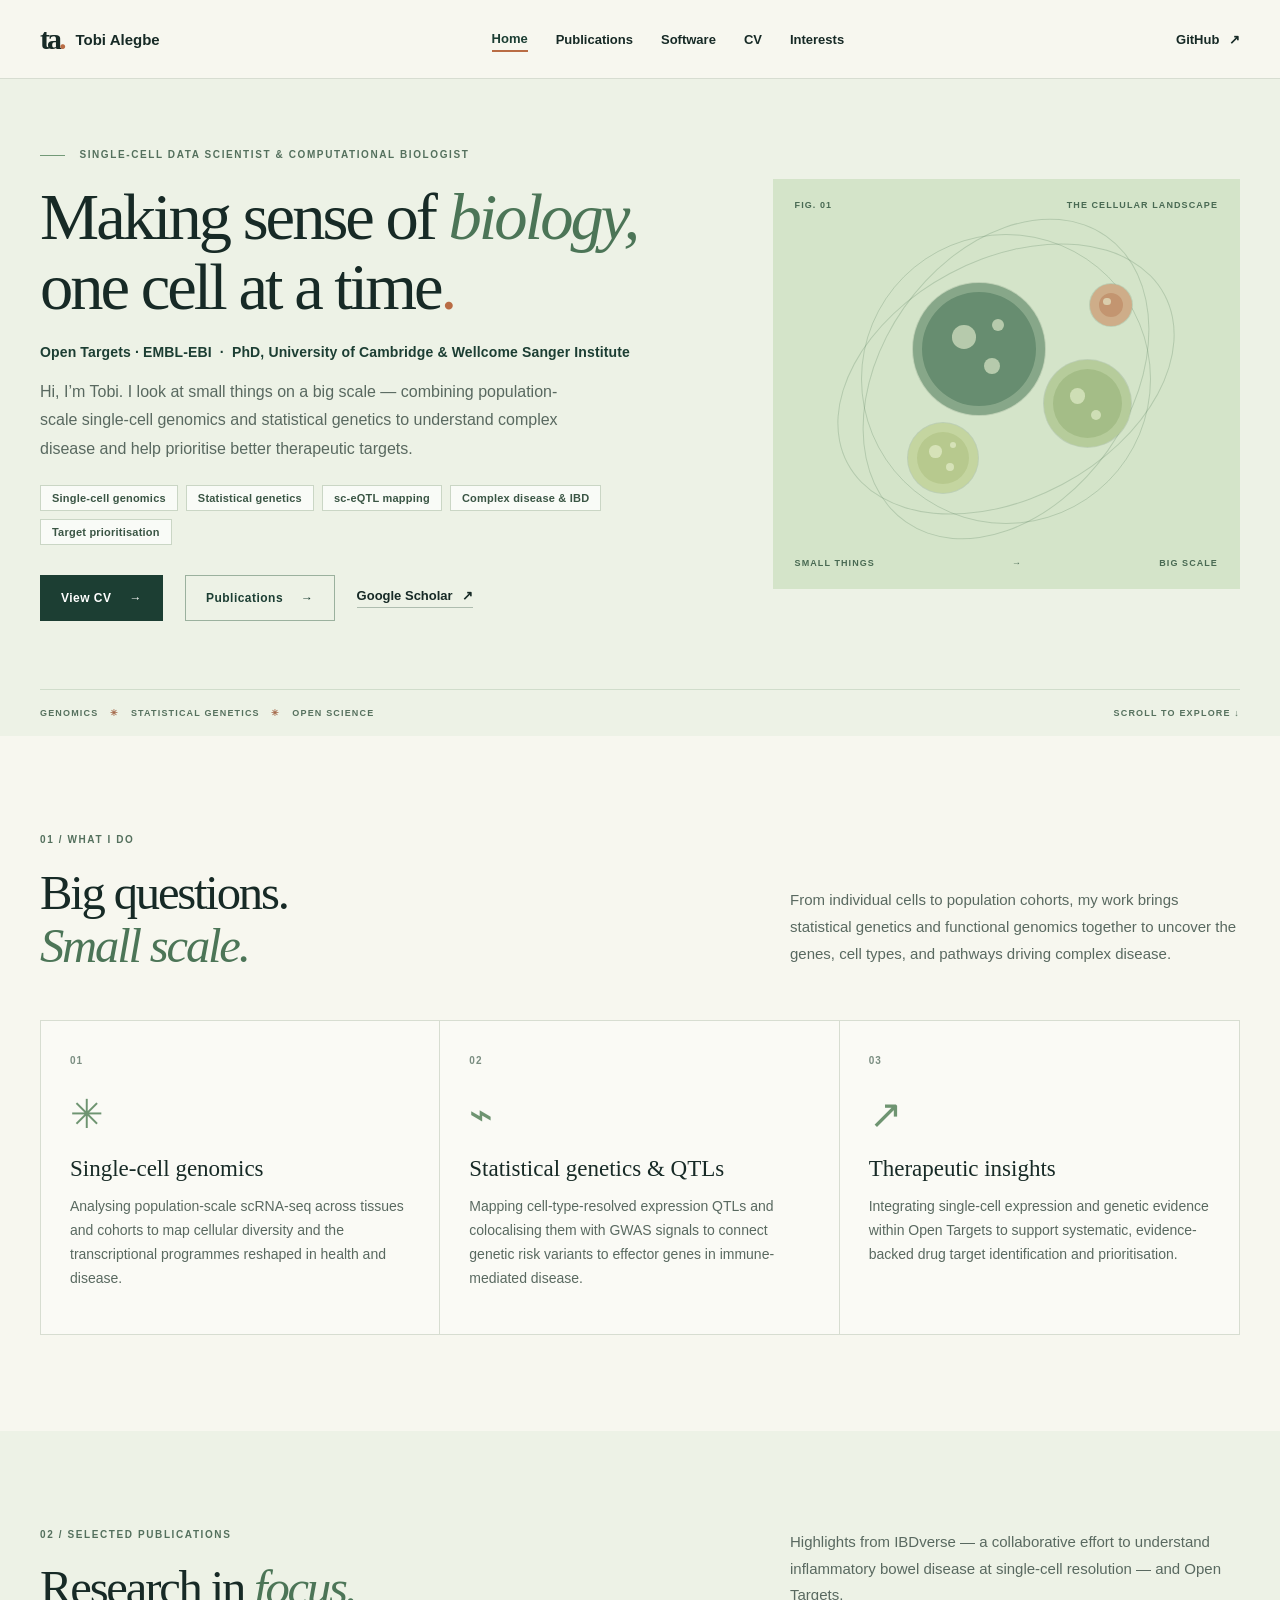
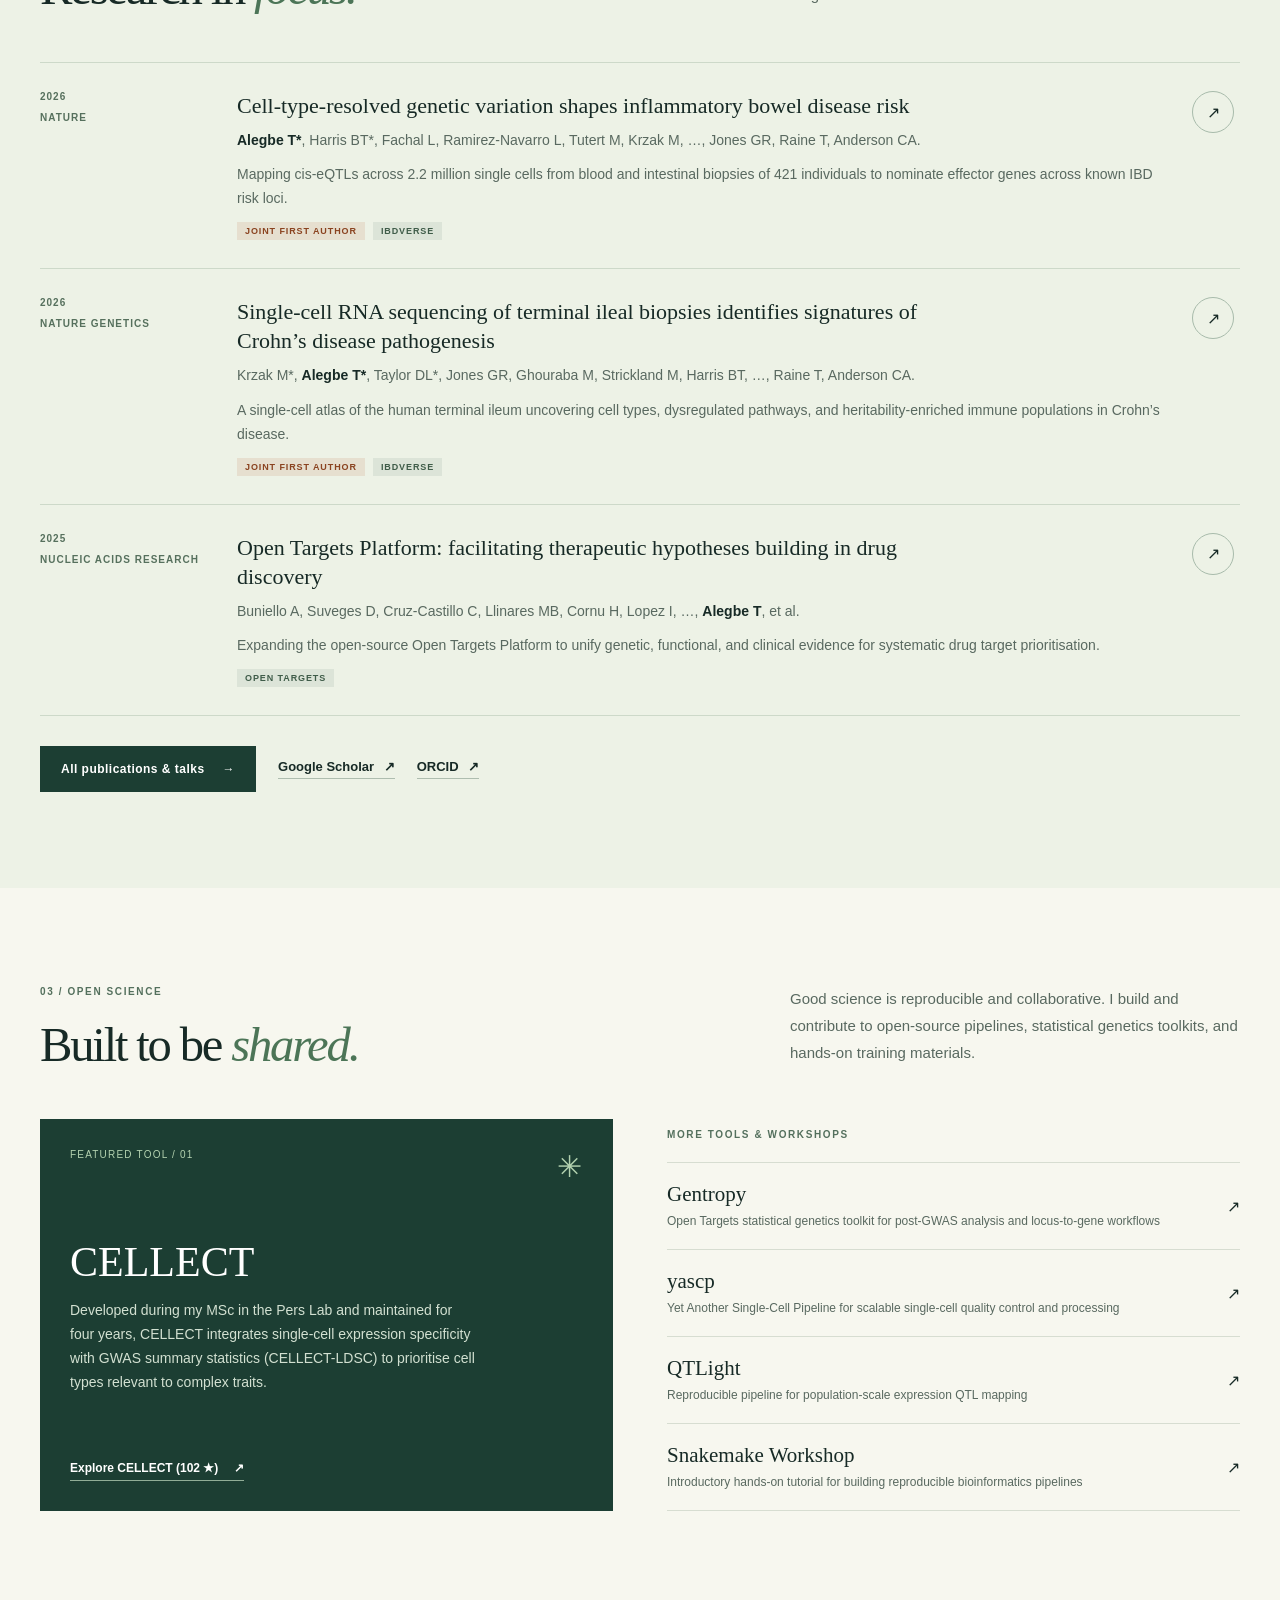
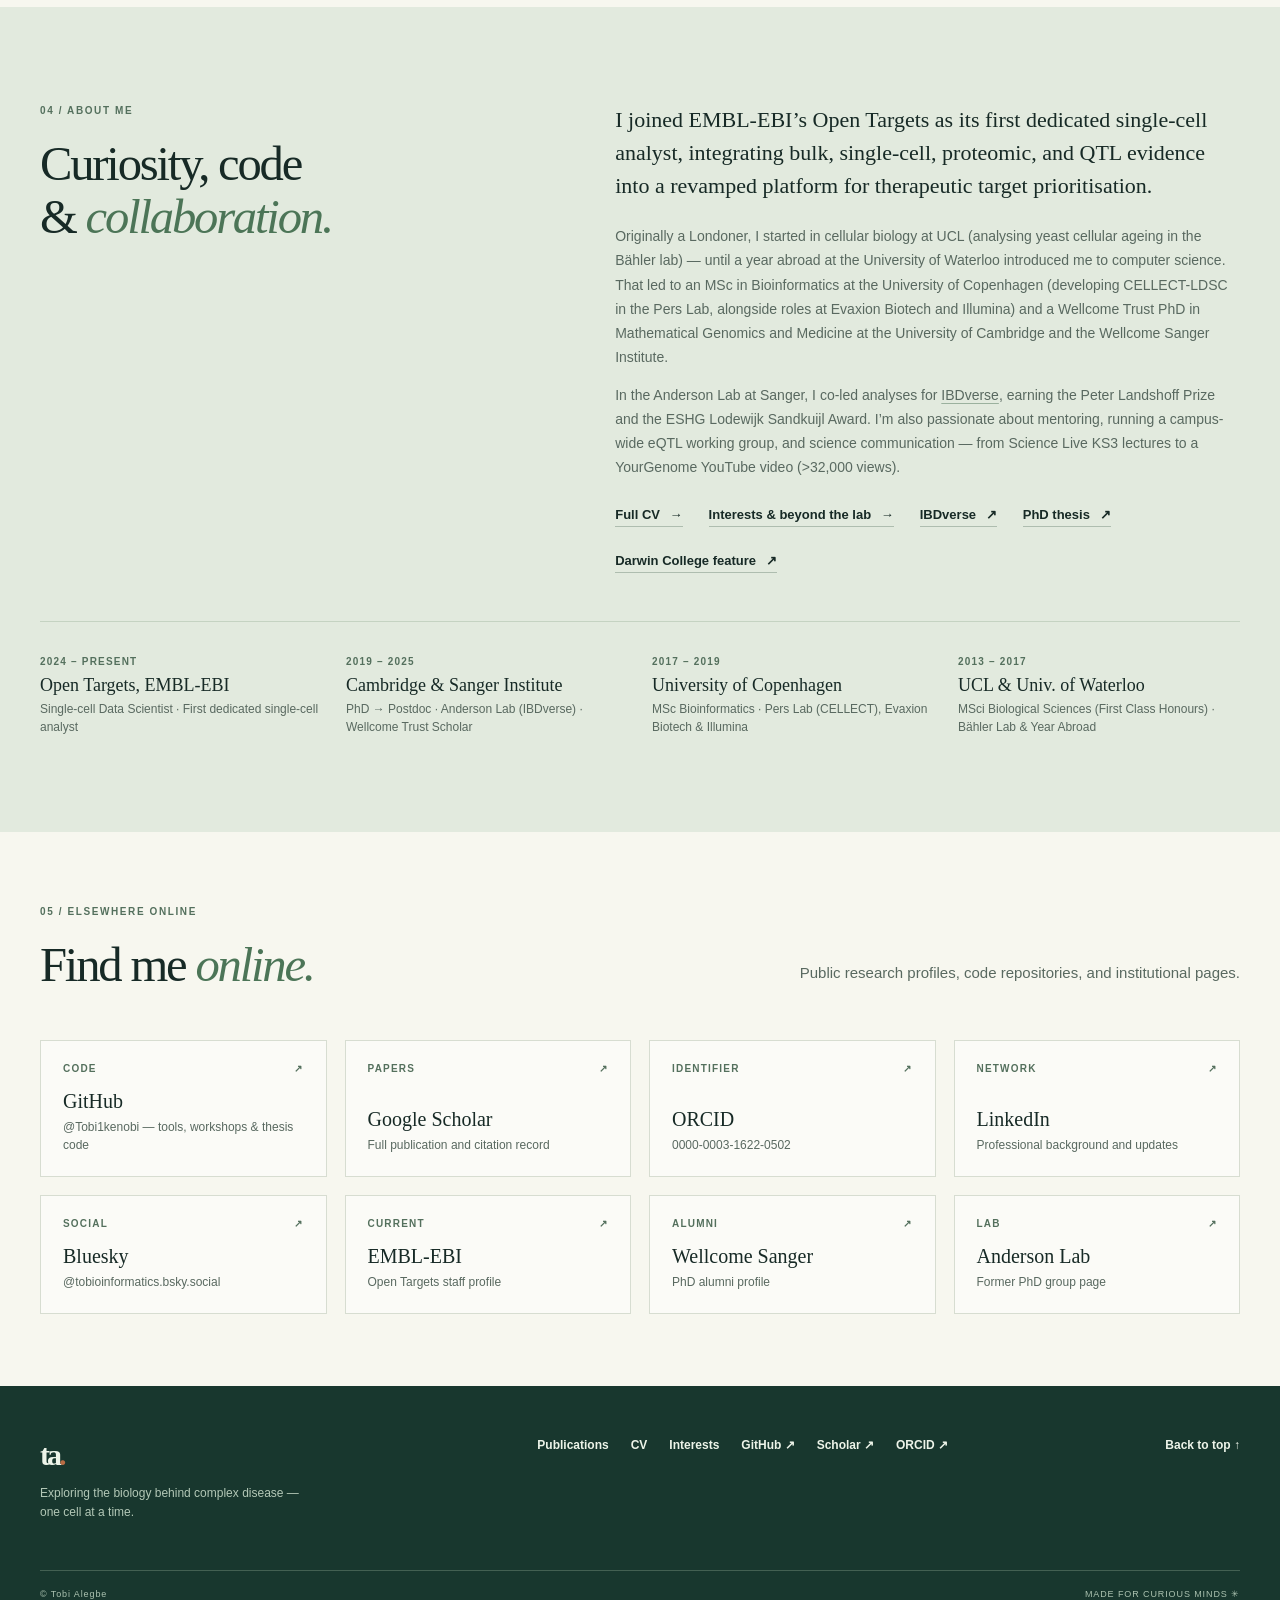
<file: index.html>
<!doctype html>
<html lang="en">
<head>
  <meta charset="utf-8">
  <meta name="viewport" content="width=device-width, initial-scale=1">
  <meta name="description" content="Tobi Alegbe, PhD — Single-cell data scientist at Open Targets (EMBL-EBI) working at the intersection of single-cell genomics, statistical genetics, and complex disease.">
  <meta name="color-scheme" content="light">
  <title>Tobi Alegbe | Computational biology &amp; statistical genetics</title>
  <link rel="icon" href="favicon.svg" type="image/svg+xml">
  <link rel="stylesheet" href="style.css">
</head>
<body>
  <a class="skip-link" href="#main">Skip to content</a>
  <header class="site-header">
    <div class="wrap header-inner">
      <a class="brand" href="index.html" aria-label="Tobi Alegbe, home"><span class="brand-mark">ta<span>.</span></span> Tobi Alegbe</a>
      <nav aria-label="Main navigation">
        <a href="index.html" aria-current="page">Home</a>
        <a href="publications.html">Publications</a>
        <a href="index.html#software">Software</a>
        <a href="cv.html">CV</a>
        <a href="interests.html">Interests</a>
      </nav>
      <a class="header-link" href="https://github.com/Tobi1kenobi" target="_blank" rel="noopener noreferrer">GitHub <span aria-hidden="true">↗</span></a>
    </div>
  </header>

  <main id="main">
    <section class="hero" id="top">
      <div class="wrap hero-grid">
        <div class="hero-copy">
          <p class="eyebrow"><span class="eyebrow-line"></span> Single-cell data scientist &amp; computational biologist</p>
          <h1>Making sense of <em>biology,</em><br>one cell at a time<span class="accent">.</span></h1>
          <p class="hero-affiliation">Open Targets · EMBL-EBI &nbsp;·&nbsp; PhD, University of Cambridge &amp; Wellcome Sanger Institute</p>
          <p class="hero-intro">Hi, I’m Tobi. I look at small things on a big scale — combining population-scale single-cell genomics and statistical genetics to understand complex disease and help prioritise better therapeutic targets.</p>
          <div class="tag-row" aria-label="Core research areas">
            <span class="tag">Single-cell genomics</span>
            <span class="tag">Statistical genetics</span>
            <span class="tag">sc-eQTL mapping</span>
            <span class="tag">Complex disease &amp; IBD</span>
            <span class="tag">Target prioritisation</span>
          </div>
          <div class="hero-actions">
            <a class="button button-dark" href="cv.html">View CV <span aria-hidden="true">→</span></a>
            <a class="button button-outline" href="publications.html">Publications <span aria-hidden="true">→</span></a>
            <a class="text-link" href="https://scholar.google.com/citations?user=7ROjaOgAAAAJ&amp;hl=en" target="_blank" rel="noopener noreferrer">Google Scholar <span aria-hidden="true">↗</span></a>
          </div>
        </div>
        <div class="hero-art" aria-hidden="true">
          <div class="art-label"><span>FIG. 01</span><span>THE CELLULAR LANDSCAPE</span></div>
          <div class="orbit orbit-one"></div><div class="orbit orbit-two"></div><div class="orbit orbit-three"></div>
          <div class="cell cell-one"><i></i><i></i><i></i></div>
          <div class="cell cell-two"><i></i><i></i></div>
          <div class="cell cell-three"><i></i><i></i><i></i></div>
          <div class="cell cell-four"><i></i></div>
          <div class="art-caption"><span>SMALL THINGS</span><span>→</span><span>BIG SCALE</span></div>
        </div>
      </div>
      <div class="wrap hero-bottom"><span>GENOMICS <b>✳</b> STATISTICAL GENETICS <b>✳</b> OPEN SCIENCE</span><span>SCROLL TO EXPLORE ↓</span></div>
    </section>

    <section class="section research" id="research">
      <div class="wrap">
        <div class="section-heading">
          <div><p class="eyebrow">01 / WHAT I DO</p><h2>Big questions.<br><em>Small scale.</em></h2></div>
          <p>From individual cells to population cohorts, my work brings statistical genetics and functional genomics together to uncover the genes, cell types, and pathways driving complex disease.</p>
        </div>
        <div class="research-grid">
          <article class="research-card">
            <span class="card-number">01</span><div class="card-icon" aria-hidden="true">✳</div>
            <h3>Single-cell genomics</h3>
            <p>Analysing population-scale scRNA-seq across tissues and cohorts to map cellular diversity and the transcriptional programmes reshaped in health and disease.</p>
          </article>
          <article class="research-card">
            <span class="card-number">02</span><div class="card-icon" aria-hidden="true">⌁</div>
            <h3>Statistical genetics &amp; QTLs</h3>
            <p>Mapping cell-type-resolved expression QTLs and colocalising them with GWAS signals to connect genetic risk variants to effector genes in immune-mediated disease.</p>
          </article>
          <article class="research-card">
            <span class="card-number">03</span><div class="card-icon" aria-hidden="true">↗</div>
            <h3>Therapeutic insights</h3>
            <p>Integrating single-cell expression and genetic evidence within Open Targets to support systematic, evidence-backed drug target identification and prioritisation.</p>
          </article>
        </div>
      </div>
    </section>

    <section class="section publications" id="publications">
      <div class="wrap">
        <div class="section-heading">
          <div><p class="eyebrow">02 / SELECTED PUBLICATIONS</p><h2>Research in <em>focus.</em></h2></div>
          <p>Highlights from IBDverse — a collaborative effort to understand inflammatory bowel disease at single-cell resolution — and Open Targets.</p>
        </div>
        <div class="publication-list">
          <article class="publication">
            <div class="pub-meta"><span>2026</span><span>NATURE</span></div>
            <div>
              <h3><a href="https://doi.org/10.1038/s41586-026-10627-z" target="_blank" rel="noopener noreferrer">Cell-type-resolved genetic variation shapes inflammatory bowel disease risk</a></h3>
              <p class="pub-authors"><strong>Alegbe T*</strong>, Harris BT*, Fachal L, Ramirez-Navarro L, Tutert M, Krzak M, …, Jones GR, Raine T, Anderson CA.</p>
              <p class="pub-summary">Mapping cis-eQTLs across 2.2 million single cells from blood and intestinal biopsies of 421 individuals to nominate effector genes across known IBD risk loci.</p>
              <div class="pub-tags"><span class="pub-tag pub-tag-accent">Joint first author</span><span class="pub-tag">IBDverse</span></div>
            </div>
            <a class="round-link" href="https://doi.org/10.1038/s41586-026-10627-z" target="_blank" rel="noopener noreferrer" aria-label="Read Cell-type-resolved genetic variation shapes inflammatory bowel disease risk">↗</a>
          </article>
          <article class="publication">
            <div class="pub-meta"><span>2026</span><span>NATURE GENETICS</span></div>
            <div>
              <h3><a href="https://doi.org/10.1038/s41588-026-02634-7" target="_blank" rel="noopener noreferrer">Single-cell RNA sequencing of terminal ileal biopsies identifies signatures of Crohn’s disease pathogenesis</a></h3>
              <p class="pub-authors">Krzak M*, <strong>Alegbe T*</strong>, Taylor DL*, Jones GR, Ghouraba M, Strickland M, Harris BT, …, Raine T, Anderson CA.</p>
              <p class="pub-summary">A single-cell atlas of the human terminal ileum uncovering cell types, dysregulated pathways, and heritability-enriched immune populations in Crohn’s disease.</p>
              <div class="pub-tags"><span class="pub-tag pub-tag-accent">Joint first author</span><span class="pub-tag">IBDverse</span></div>
            </div>
            <a class="round-link" href="https://doi.org/10.1038/s41588-026-02634-7" target="_blank" rel="noopener noreferrer" aria-label="Read Single-cell RNA sequencing of terminal ileal biopsies identifies signatures of Crohn’s disease pathogenesis">↗</a>
          </article>
          <article class="publication">
            <div class="pub-meta"><span>2025</span><span>NUCLEIC ACIDS RESEARCH</span></div>
            <div>
              <h3><a href="https://pmc.ncbi.nlm.nih.gov/articles/PMC11701534/" target="_blank" rel="noopener noreferrer">Open Targets Platform: facilitating therapeutic hypotheses building in drug discovery</a></h3>
              <p class="pub-authors">Buniello A, Suveges D, Cruz-Castillo C, Llinares MB, Cornu H, Lopez I, …, <strong>Alegbe T</strong>, et al.</p>
              <p class="pub-summary">Expanding the open-source Open Targets Platform to unify genetic, functional, and clinical evidence for systematic drug target prioritisation.</p>
              <div class="pub-tags"><span class="pub-tag">Open Targets</span></div>
            </div>
            <a class="round-link" href="https://pmc.ncbi.nlm.nih.gov/articles/PMC11701534/" target="_blank" rel="noopener noreferrer" aria-label="Read Open Targets Platform paper">↗</a>
          </article>
        </div>
        <div class="hero-actions">
          <a class="button button-dark" href="publications.html">All publications &amp; talks <span aria-hidden="true">→</span></a>
          <a class="text-link" href="https://scholar.google.com/citations?user=7ROjaOgAAAAJ&amp;hl=en" target="_blank" rel="noopener noreferrer">Google Scholar <span aria-hidden="true">↗</span></a>
          <a class="text-link" href="https://orcid.org/0000-0003-1622-0502" target="_blank" rel="noopener noreferrer">ORCID <span aria-hidden="true">↗</span></a>
        </div>
      </div>
    </section>

    <section class="section software" id="software">
      <div class="wrap">
        <div class="section-heading">
          <div><p class="eyebrow">03 / OPEN SCIENCE</p><h2>Built to be <em>shared.</em></h2></div>
          <p>Good science is reproducible and collaborative. I build and contribute to open-source pipelines, statistical genetics toolkits, and hands-on training materials.</p>
        </div>
        <div class="software-grid">
            <article class="software-feature">
            <div class="software-top"><span>FEATURED TOOL / 01</span><span aria-hidden="true">✳</span></div>
            <div>
              <h3>CELLECT</h3>
              <p>Developed during my MSc in the Pers Lab and maintained for four years, CELLECT integrates single-cell expression specificity with GWAS summary statistics (CELLECT-LDSC) to prioritise cell types relevant to complex traits.</p>
            </div>
            <a href="https://github.com/perslab/CELLECT" target="_blank" rel="noopener noreferrer">Explore CELLECT (102 ★) <span aria-hidden="true">↗</span></a>
          </article>
          <div class="software-contributions">
            <p class="eyebrow">MORE TOOLS &amp; WORKSHOPS</p>
            <a href="https://github.com/opentargets/gentropy" target="_blank" rel="noopener noreferrer"><span><strong>Gentropy</strong><small>Open Targets statistical genetics toolkit for post-GWAS analysis and locus-to-gene workflows</small></span><span aria-hidden="true">↗</span></a>
            <a href="https://github.com/wtsi-hgi/yascp" target="_blank" rel="noopener noreferrer"><span><strong>yascp</strong><small>Yet Another Single-Cell Pipeline for scalable single-cell quality control and processing</small></span><span aria-hidden="true">↗</span></a>
            <a href="https://github.com/wtsi-hgi/QTLight" target="_blank" rel="noopener noreferrer"><span><strong>QTLight</strong><small>Reproducible pipeline for population-scale expression QTL mapping</small></span><span aria-hidden="true">↗</span></a>
            <a href="https://github.com/Tobi1kenobi/snakemake-workshop" target="_blank" rel="noopener noreferrer"><span><strong>Snakemake Workshop</strong><small>Introductory hands-on tutorial for building reproducible bioinformatics pipelines</small></span><span aria-hidden="true">↗</span></a>
          </div>
        </div>
      </div>
    </section>

    <section class="section about" id="about">
      <div class="wrap">
        <div class="about-grid">
          <div>
            <p class="eyebrow">04 / ABOUT ME</p>
            <h2>Curiosity, code<br>&amp; <em>collaboration.</em></h2>
          </div>
          <div class="about-copy">
            <p class="about-lead">I joined EMBL-EBI’s Open Targets as its first dedicated single-cell analyst, integrating bulk, single-cell, proteomic, and QTL evidence into a revamped platform for therapeutic target prioritisation.</p>
            <p>Originally a Londoner, I started in cellular biology at UCL (analysing yeast cellular ageing in the Bähler lab) — until a year abroad at the University of Waterloo introduced me to computer science. That led to an MSc in Bioinformatics at the University of Copenhagen (developing CELLECT-LDSC in the Pers Lab, alongside roles at Evaxion Biotech and Illumina) and a Wellcome Trust PhD in Mathematical Genomics and Medicine at the University of Cambridge and the Wellcome Sanger Institute.</p>
            <p>In the Anderson Lab at Sanger, I co-led analyses for <a class="inline-link" href="https://www.ibdverse.info" target="_blank" rel="noopener noreferrer">IBDverse</a>, earning the Peter Landshoff Prize and the ESHG Lodewijk Sandkuijl Award. I’m also passionate about mentoring, running a campus-wide eQTL working group, and science communication — from Science Live KS3 lectures to a YourGenome YouTube video (&gt;32,000 views).</p>
            <div class="about-links">
              <a class="text-link" href="cv.html">Full CV <span aria-hidden="true">→</span></a>
              <a class="text-link" href="interests.html">Interests &amp; beyond the lab <span aria-hidden="true">→</span></a>
              <a class="text-link" href="https://www.ibdverse.info" target="_blank" rel="noopener noreferrer">IBDverse <span aria-hidden="true">↗</span></a>
              <a class="text-link" href="https://www.repository.cam.ac.uk/items/1dba8a76-60e7-4a69-b4a4-5a918b958b3a" target="_blank" rel="noopener noreferrer">PhD thesis <span aria-hidden="true">↗</span></a>
              <a class="text-link" href="https://www.darwin.cam.ac.uk/news/graduation-story-tobi-alegbe/" target="_blank" rel="noopener noreferrer">Darwin College feature <span aria-hidden="true">↗</span></a>
            </div>
          </div>
        </div>

        <div class="journey-strip" aria-label="Career and education highlights">
          <div class="journey-stop">
            <span>2024 – PRESENT</span>
            <strong>Open Targets, EMBL-EBI</strong>
            <small>Single-cell Data Scientist · First dedicated single-cell analyst</small>
          </div>
          <div class="journey-stop">
            <span>2019 – 2025</span>
            <strong>Cambridge &amp; Sanger Institute</strong>
            <small>PhD → Postdoc · Anderson Lab (IBDverse) · Wellcome Trust Scholar</small>
          </div>
          <div class="journey-stop">
            <span>2017 – 2019</span>
            <strong>University of Copenhagen</strong>
            <small>MSc Bioinformatics · Pers Lab (CELLECT), Evaxion Biotech &amp; Illumina</small>
          </div>
          <div class="journey-stop">
            <span>2013 – 2017</span>
            <strong>UCL &amp; Univ. of Waterloo</strong>
            <small>MSci Biological Sciences (First Class Honours) · Bähler Lab &amp; Year Abroad</small>
          </div>
        </div>
      </div>
    </section>

    <section class="section section-compact" id="profiles">
      <div class="wrap">
        <div class="section-heading">
          <div><p class="eyebrow">05 / ELSEWHERE ONLINE</p><h2>Find me <em>online.</em></h2></div>
          <p>Public research profiles, code repositories, and institutional pages.</p>
        </div>
        <div class="profiles-grid">
          <a class="profile-card" href="https://github.com/Tobi1kenobi" target="_blank" rel="noopener noreferrer">
            <span class="profile-card-top"><span>CODE</span><span aria-hidden="true">↗</span></span>
            <div><strong>GitHub</strong><small>@Tobi1kenobi — tools, workshops &amp; thesis code</small></div>
          </a>
          <a class="profile-card" href="https://scholar.google.com/citations?user=7ROjaOgAAAAJ&amp;hl=en" target="_blank" rel="noopener noreferrer">
            <span class="profile-card-top"><span>PAPERS</span><span aria-hidden="true">↗</span></span>
            <div><strong>Google Scholar</strong><small>Full publication and citation record</small></div>
          </a>
          <a class="profile-card" href="https://orcid.org/0000-0003-1622-0502" target="_blank" rel="noopener noreferrer">
            <span class="profile-card-top"><span>IDENTIFIER</span><span aria-hidden="true">↗</span></span>
            <div><strong>ORCID</strong><small>0000-0003-1622-0502</small></div>
          </a>
          <a class="profile-card" href="https://uk.linkedin.com/in/tobi-alegbe" target="_blank" rel="noopener noreferrer">
            <span class="profile-card-top"><span>NETWORK</span><span aria-hidden="true">↗</span></span>
            <div><strong>LinkedIn</strong><small>Professional background and updates</small></div>
          </a>
          <a class="profile-card" href="https://bsky.app/profile/tobioinformatics.bsky.social" target="_blank" rel="noopener noreferrer">
            <span class="profile-card-top"><span>SOCIAL</span><span aria-hidden="true">↗</span></span>
            <div><strong>Bluesky</strong><small>@tobioinformatics.bsky.social</small></div>
          </a>
          <a class="profile-card" href="https://www.ebi.ac.uk/people/person/tobi-alegbe/" target="_blank" rel="noopener noreferrer">
            <span class="profile-card-top"><span>CURRENT</span><span aria-hidden="true">↗</span></span>
            <div><strong>EMBL-EBI</strong><small>Open Targets staff profile</small></div>
          </a>
          <a class="profile-card" href="https://www.sanger.ac.uk/person/alegbe-tobi/" target="_blank" rel="noopener noreferrer">
            <span class="profile-card-top"><span>ALUMNI</span><span aria-hidden="true">↗</span></span>
            <div><strong>Wellcome Sanger</strong><small>PhD alumni profile</small></div>
          </a>
          <a class="profile-card" href="https://andersonlab.info/tobi" target="_blank" rel="noopener noreferrer">
            <span class="profile-card-top"><span>LAB</span><span aria-hidden="true">↗</span></span>
            <div><strong>Anderson Lab</strong><small>Former PhD group page</small></div>
          </a>
        </div>
      </div>
    </section>
  </main>

  <footer>
    <div class="wrap footer-inner">
      <div>
        <span class="brand-mark">ta<span>.</span></span>
        <p>Exploring the biology behind complex disease — one cell at a time.</p>
      </div>
      <div class="footer-links">
        <a href="publications.html">Publications</a>
        <a href="cv.html">CV</a>
        <a href="interests.html">Interests</a>
        <a href="https://github.com/Tobi1kenobi" target="_blank" rel="noopener noreferrer">GitHub ↗</a>
        <a href="https://scholar.google.com/citations?user=7ROjaOgAAAAJ&amp;hl=en" target="_blank" rel="noopener noreferrer">Scholar ↗</a>
        <a href="https://orcid.org/0000-0003-1622-0502" target="_blank" rel="noopener noreferrer">ORCID ↗</a>
      </div>
      <a class="back-top" href="#top">Back to top ↑</a>
    </div>
    <div class="wrap footer-bottom"><span>© Tobi Alegbe</span><span>MADE FOR CURIOUS MINDS ✳</span></div>
  </footer>
</body>
</html>
</file>
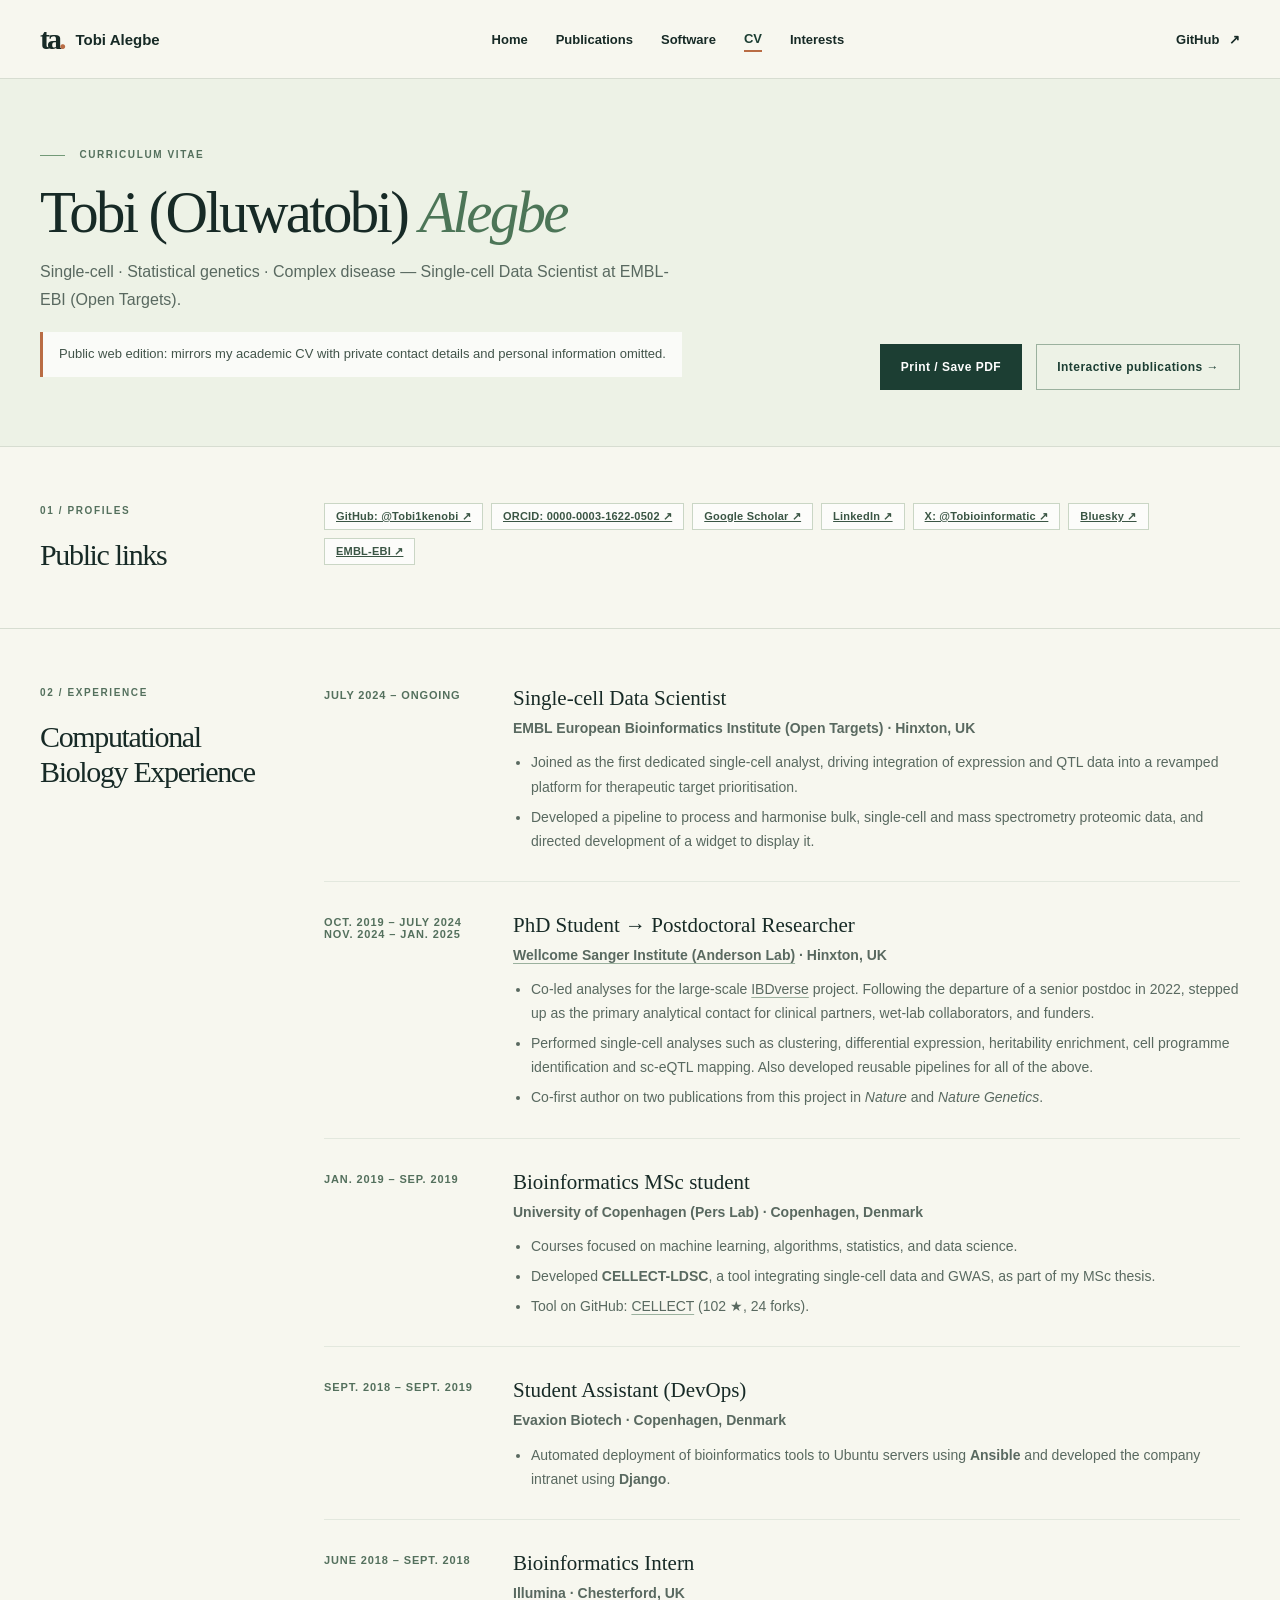
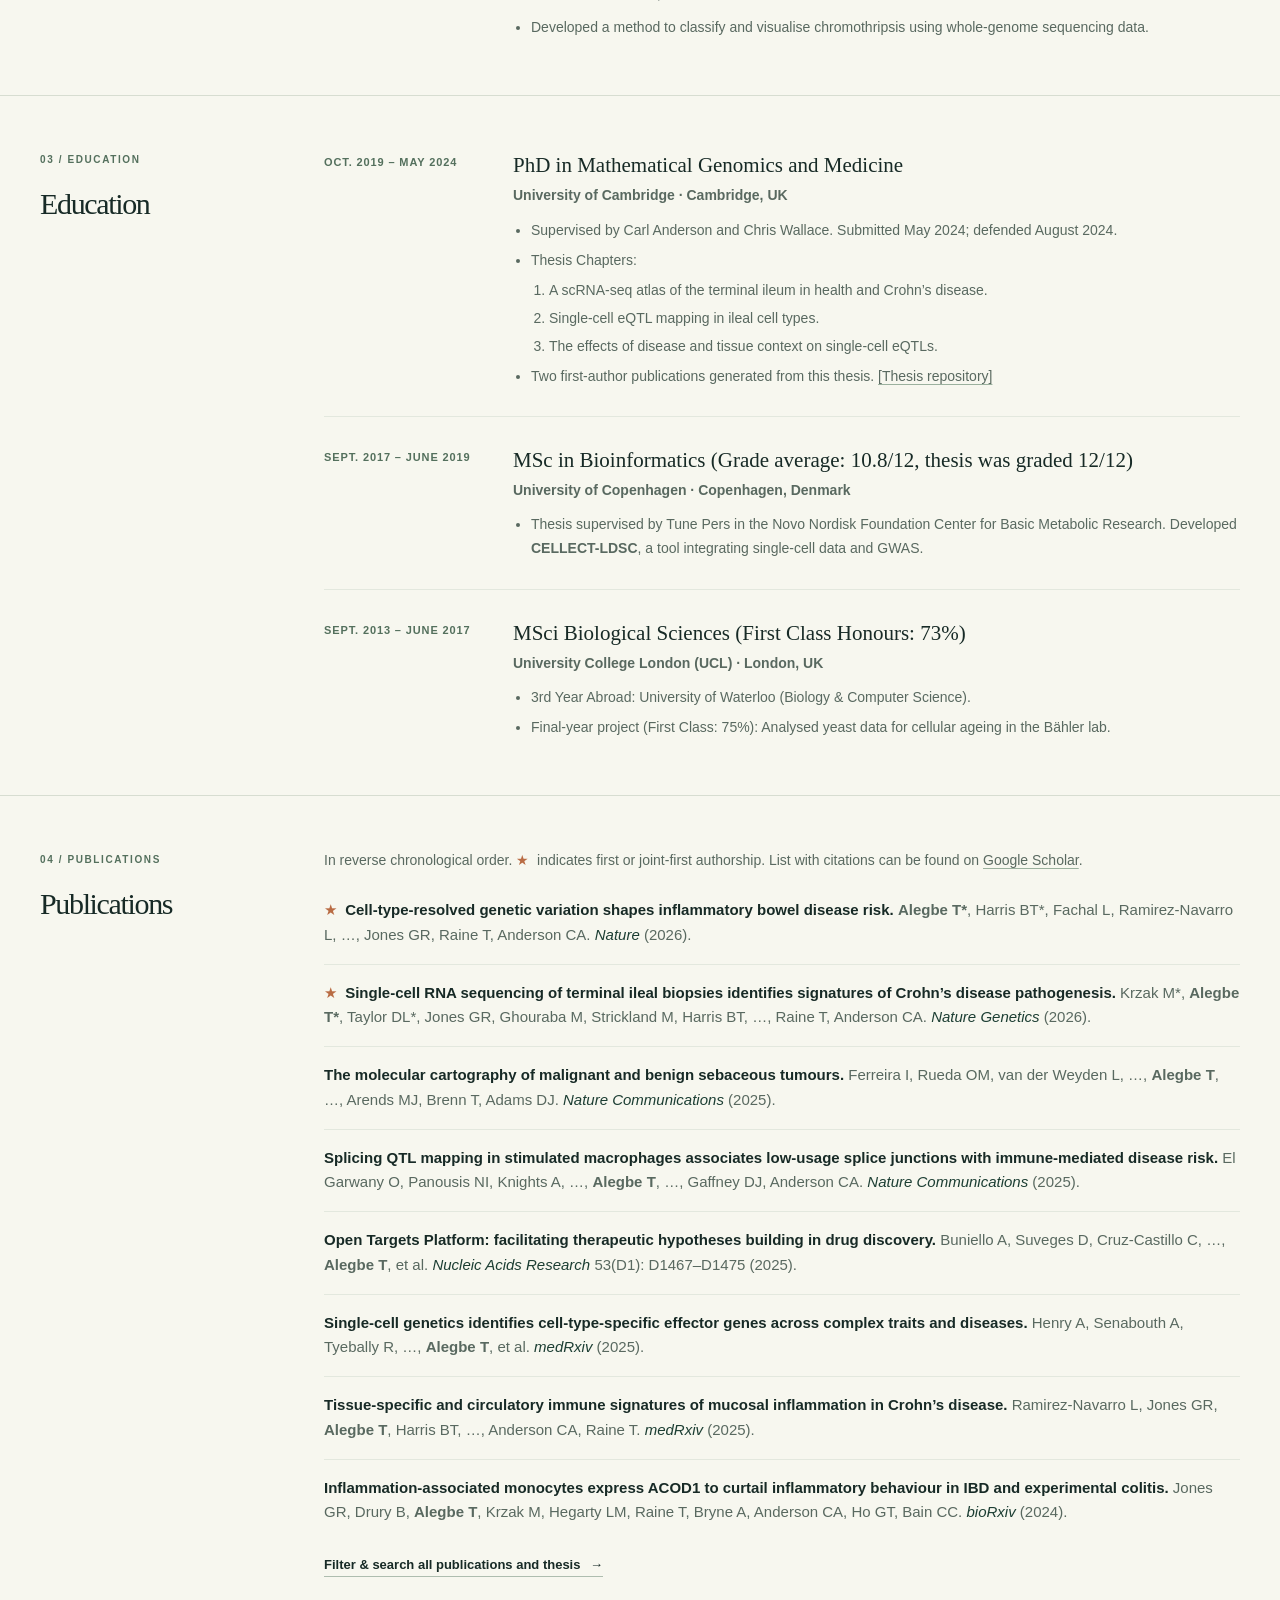
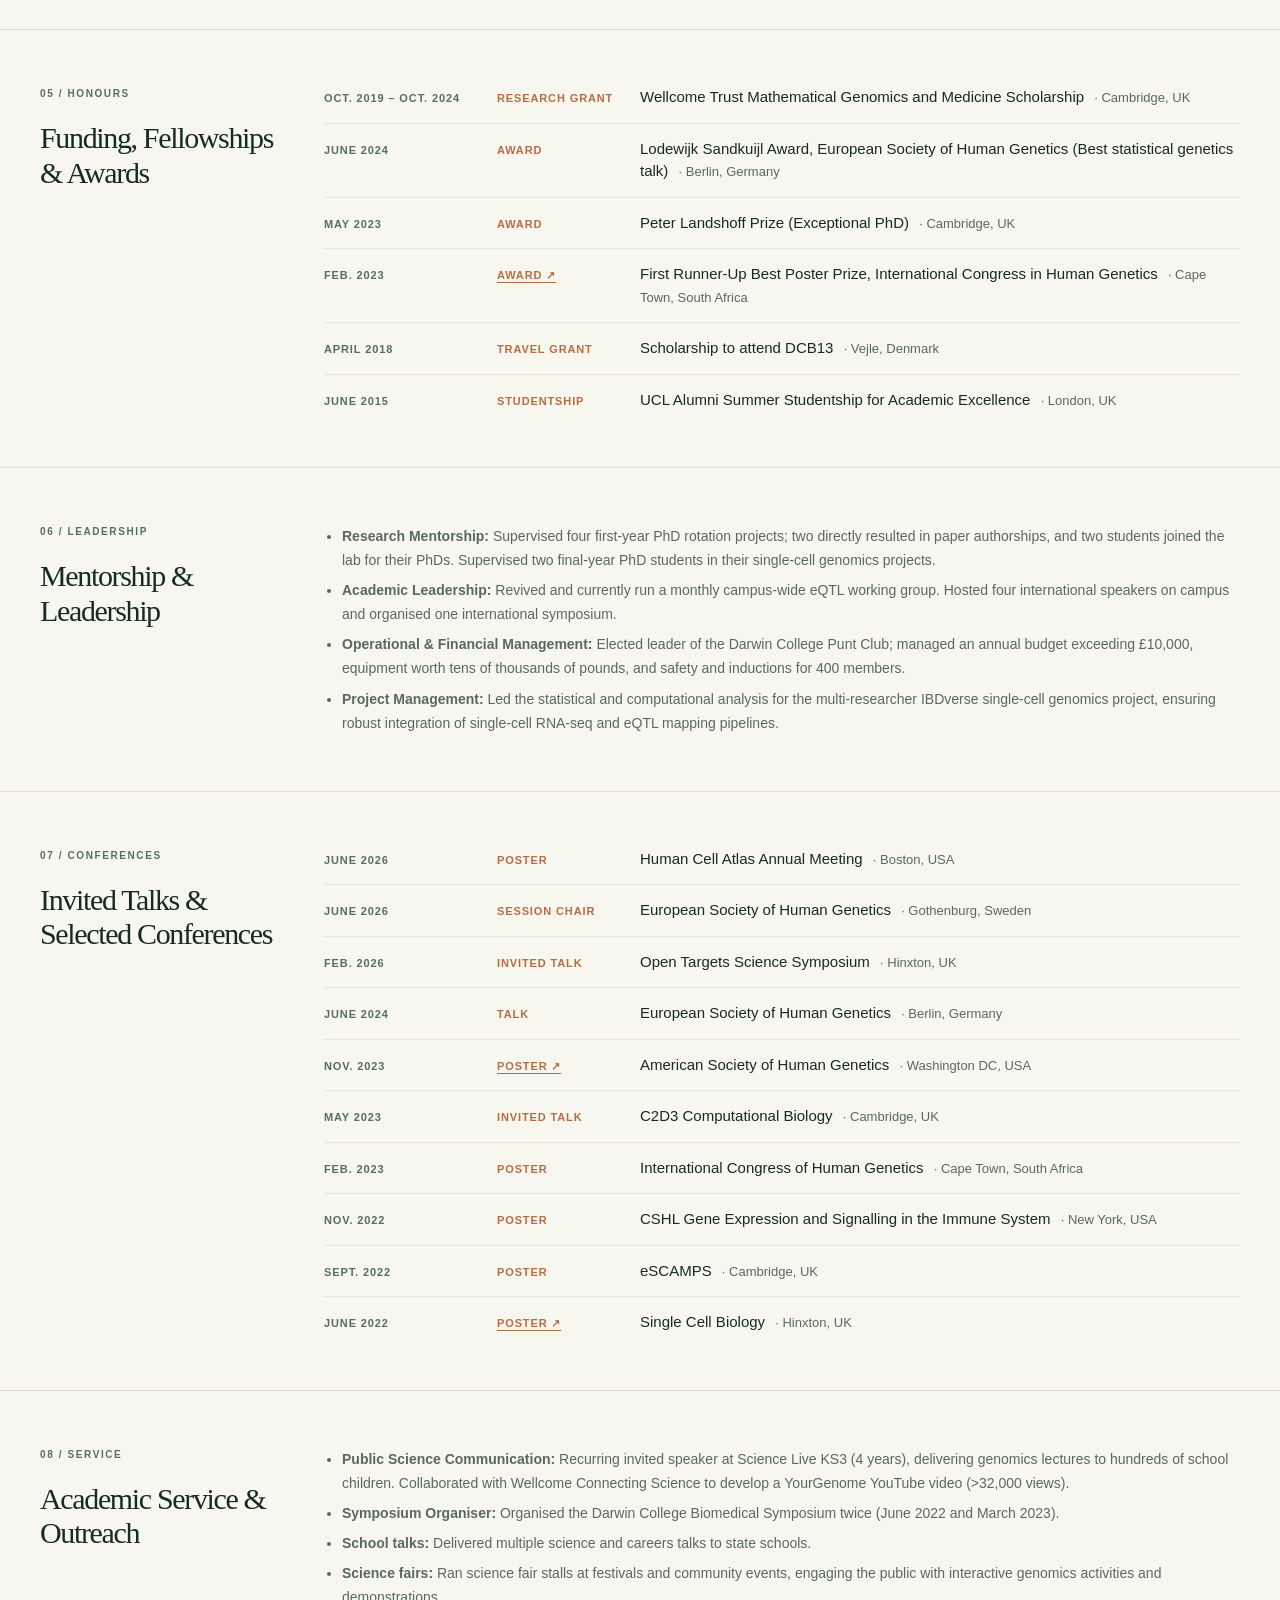
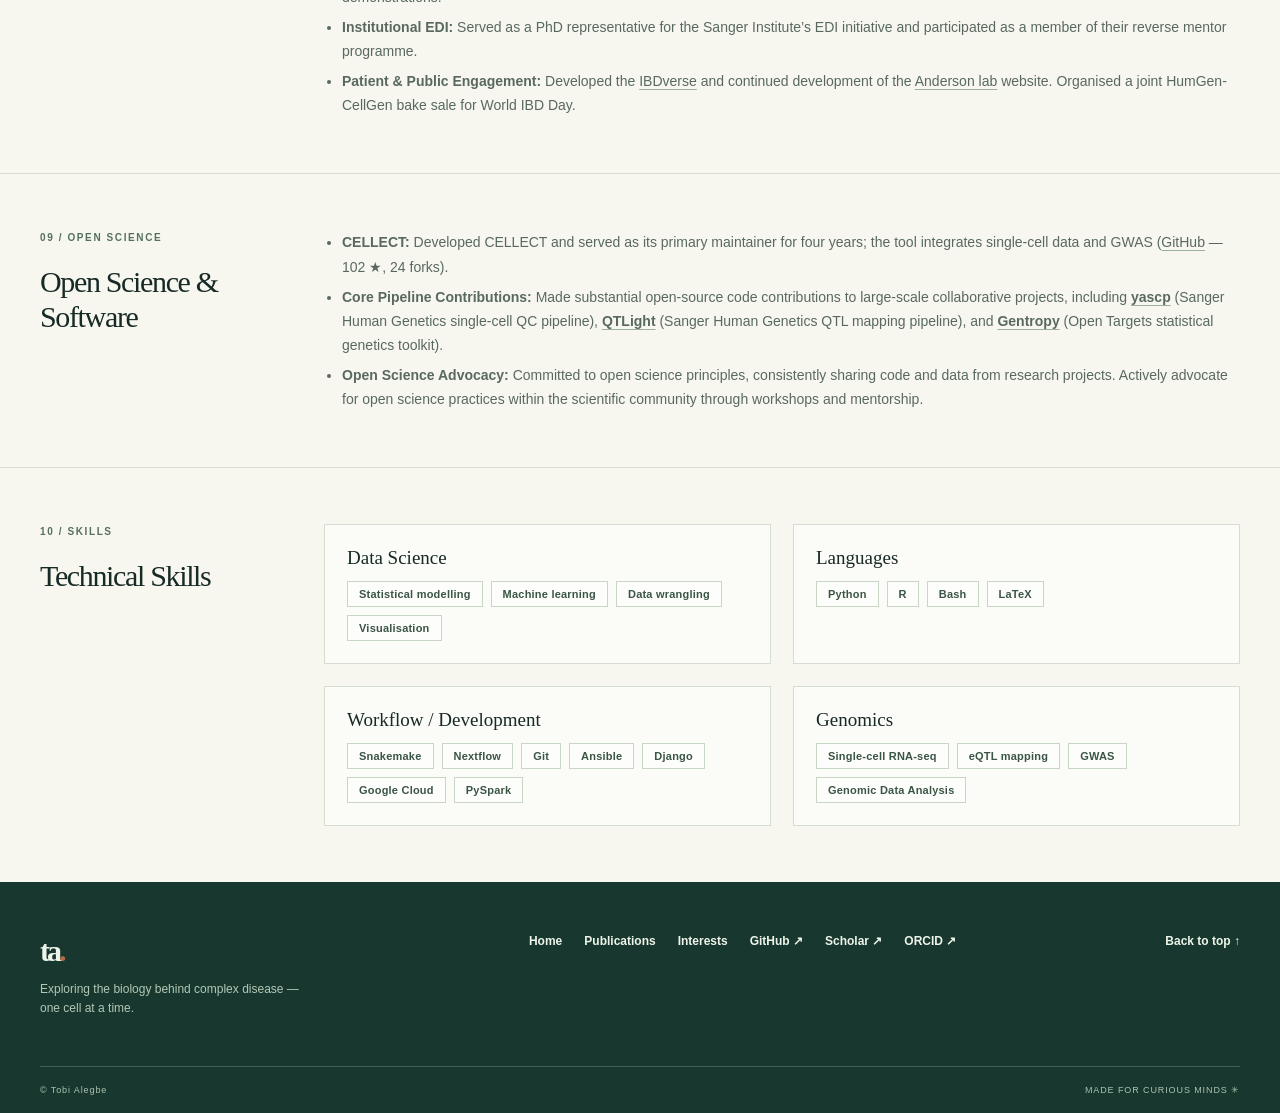
<file: cv.html>
<!doctype html>
<html lang="en">
<head>
  <meta charset="utf-8">
  <meta name="viewport" content="width=device-width, initial-scale=1">
  <meta name="description" content="Curriculum Vitae of Tobi Alegbe, PhD — Single-cell data scientist at Open Targets (EMBL-EBI), computational biology, statistical genetics, and single-cell genomics.">
  <meta name="color-scheme" content="light">
  <title>CV | Tobi Alegbe</title>
  <link rel="icon" href="favicon.svg" type="image/svg+xml">
  <link rel="stylesheet" href="style.css">
</head>
<body>
  <a class="skip-link" href="#main">Skip to content</a>
  <header class="site-header">
    <div class="wrap header-inner">
      <a class="brand" href="index.html" aria-label="Tobi Alegbe, home"><span class="brand-mark">ta<span>.</span></span> Tobi Alegbe</a>
      <nav aria-label="Main navigation">
        <a href="index.html">Home</a>
        <a href="publications.html">Publications</a>
        <a href="index.html#software">Software</a>
        <a href="cv.html" aria-current="page">CV</a>
        <a href="interests.html">Interests</a>
      </nav>
      <a class="header-link" href="https://github.com/Tobi1kenobi" target="_blank" rel="noopener noreferrer">GitHub <span aria-hidden="true">↗</span></a>
    </div>
  </header>

  <main id="main">
    <section class="page-hero" id="top">
      <div class="wrap page-hero-grid">
        <div>
          <p class="eyebrow"><span class="eyebrow-line"></span> Curriculum vitae</p>
          <h1>Tobi (Oluwatobi) <em>Alegbe</em></h1>
          <p class="page-lead">Single-cell · Statistical genetics · Complex disease — Single-cell Data Scientist at EMBL-EBI (Open Targets).</p>
          <p class="cv-notice">Public web edition: mirrors my academic CV with private contact details and personal information omitted.</p>
        </div>
        <div class="page-hero-actions">
          <button type="button" id="print-cv" class="button button-dark">Print / Save PDF</button>
          <a class="button button-outline" href="publications.html">Interactive publications →</a>
        </div>
      </div>
    </section>

    <section class="cv-section">
      <div class="wrap cv-section-grid">
        <div class="cv-section-label">
          <p class="eyebrow">01 / PROFILES</p>
          <h2>Public links</h2>
        </div>
        <div class="tag-row" style="margin-top:0">
          <a class="tag" href="https://github.com/Tobi1kenobi" target="_blank" rel="noopener noreferrer">GitHub: @Tobi1kenobi ↗</a>
          <a class="tag" href="https://orcid.org/0000-0003-1622-0502" target="_blank" rel="noopener noreferrer">ORCID: 0000-0003-1622-0502 ↗</a>
          <a class="tag" href="https://scholar.google.com/citations?user=7ROjaOgAAAAJ&amp;hl=en" target="_blank" rel="noopener noreferrer">Google Scholar ↗</a>
          <a class="tag" href="https://uk.linkedin.com/in/tobi-alegbe" target="_blank" rel="noopener noreferrer">LinkedIn ↗</a>
          <a class="tag" href="https://x.com/Tobioinformatic" target="_blank" rel="noopener noreferrer">X: @Tobioinformatic ↗</a>
          <a class="tag" href="https://bsky.app/profile/tobioinformatics.bsky.social" target="_blank" rel="noopener noreferrer">Bluesky ↗</a>
          <a class="tag" href="https://www.ebi.ac.uk/people/person/tobi-alegbe/" target="_blank" rel="noopener noreferrer">EMBL-EBI ↗</a>
        </div>
      </div>
    </section>

    <section class="cv-section">
      <div class="wrap cv-section-grid">
        <div class="cv-section-label">
          <p class="eyebrow">02 / EXPERIENCE</p>
          <h2>Computational Biology Experience</h2>
        </div>
        <div class="cv-list">
          <article class="cv-entry">
            <div class="cv-period">July 2024 – Ongoing</div>
            <div class="cv-body">
              <h3>Single-cell Data Scientist</h3>
              <p class="cv-org">EMBL European Bioinformatics Institute (Open Targets) · Hinxton, UK</p>
              <ul class="cv-bullets">
                <li>Joined as the first dedicated single-cell analyst, driving integration of expression and QTL data into a revamped platform for therapeutic target prioritisation.</li>
                <li>Developed a pipeline to process and harmonise bulk, single-cell and mass spectrometry proteomic data, and directed development of a widget to display it.</li>
              </ul>
            </div>
          </article>

          <article class="cv-entry">
            <div class="cv-period">Oct. 2019 – July 2024<br>Nov. 2024 – Jan. 2025</div>
            <div class="cv-body">
              <h3>PhD Student → Postdoctoral Researcher</h3>
              <p class="cv-org"><a class="inline-link" href="https://andersonlab.info/" target="_blank" rel="noopener noreferrer">Wellcome Sanger Institute (Anderson Lab)</a> · Hinxton, UK</p>
              <ul class="cv-bullets">
                <li>Co-led analyses for the large-scale <a class="inline-link" href="https://www.ibdverse.info" target="_blank" rel="noopener noreferrer">IBDverse</a> project. Following the departure of a senior postdoc in 2022, stepped up as the primary analytical contact for clinical partners, wet-lab collaborators, and funders.</li>
                <li>Performed single-cell analyses such as clustering, differential expression, heritability enrichment, cell programme identification and sc-eQTL mapping. Also developed reusable pipelines for all of the above.</li>
                <li>Co-first author on two publications from this project in <em>Nature</em> and <em>Nature Genetics</em>.</li>
              </ul>
            </div>
          </article>

          <article class="cv-entry">
            <div class="cv-period">Jan. 2019 – Sep. 2019</div>
            <div class="cv-body">
              <h3>Bioinformatics MSc student</h3>
              <p class="cv-org">University of Copenhagen (Pers Lab) · Copenhagen, Denmark</p>
              <ul class="cv-bullets">
                <li>Courses focused on machine learning, algorithms, statistics, and data science.</li>
                <li>Developed <strong>CELLECT-LDSC</strong>, a tool integrating single-cell data and GWAS, as part of my MSc thesis.</li>
                <li>Tool on GitHub: <a class="inline-link" href="https://github.com/perslab/CELLECT" target="_blank" rel="noopener noreferrer">CELLECT</a> (102 ★, 24 forks).</li>
              </ul>
            </div>
          </article>

          <article class="cv-entry">
            <div class="cv-period">Sept. 2018 – Sept. 2019</div>
            <div class="cv-body">
              <h3>Student Assistant (DevOps)</h3>
              <p class="cv-org">Evaxion Biotech · Copenhagen, Denmark</p>
              <ul class="cv-bullets">
                <li>Automated deployment of bioinformatics tools to Ubuntu servers using <strong>Ansible</strong> and developed the company intranet using <strong>Django</strong>.</li>
              </ul>
            </div>
          </article>

          <article class="cv-entry">
            <div class="cv-period">June 2018 – Sept. 2018</div>
            <div class="cv-body">
              <h3>Bioinformatics Intern</h3>
              <p class="cv-org">Illumina · Chesterford, UK</p>
              <ul class="cv-bullets">
                <li>Developed a method to classify and visualise chromothripsis using whole-genome sequencing data.</li>
              </ul>
            </div>
          </article>
        </div>
      </div>
    </section>

    <section class="cv-section">
      <div class="wrap cv-section-grid">
        <div class="cv-section-label">
          <p class="eyebrow">03 / EDUCATION</p>
          <h2>Education</h2>
        </div>
        <div class="cv-list">
          <article class="cv-entry">
            <div class="cv-period">Oct. 2019 – May 2024</div>
            <div class="cv-body">
              <h3>PhD in Mathematical Genomics and Medicine</h3>
              <p class="cv-org">University of Cambridge · Cambridge, UK</p>
              <ul class="cv-bullets">
                <li>Supervised by Carl Anderson and Chris Wallace. Submitted May 2024; defended August 2024.</li>
                <li>Thesis Chapters:
                  <ol class="cv-sublist">
                    <li>A scRNA-seq atlas of the terminal ileum in health and Crohn’s disease.</li>
                    <li>Single-cell eQTL mapping in ileal cell types.</li>
                    <li>The effects of disease and tissue context on single-cell eQTLs.</li>
                  </ol>
                </li>
                <li>Two first-author publications generated from this thesis. <a class="inline-link" href="https://www.repository.cam.ac.uk/items/1dba8a76-60e7-4a69-b4a4-5a918b958b3a" target="_blank" rel="noopener noreferrer">[Thesis repository]</a></li>
              </ul>
            </div>
          </article>

          <article class="cv-entry">
            <div class="cv-period">Sept. 2017 – June 2019</div>
            <div class="cv-body">
              <h3>MSc in Bioinformatics (Grade average: 10.8/12, thesis was graded 12/12)</h3>
              <p class="cv-org">University of Copenhagen · Copenhagen, Denmark</p>
              <ul class="cv-bullets">
                <li>Thesis supervised by Tune Pers in the Novo Nordisk Foundation Center for Basic Metabolic Research. Developed <strong>CELLECT-LDSC</strong>, a tool integrating single-cell data and GWAS.</li>
              </ul>
            </div>
          </article>

          <article class="cv-entry">
            <div class="cv-period">Sept. 2013 – June 2017</div>
            <div class="cv-body">
              <h3>MSci Biological Sciences (First Class Honours: 73%)</h3>
              <p class="cv-org">University College London (UCL) · London, UK</p>
              <ul class="cv-bullets">
                <li>3rd Year Abroad: University of Waterloo (Biology &amp; Computer Science).</li>
                <li>Final-year project (First Class: 75%): Analysed yeast data for cellular ageing in the Bähler lab.</li>
              </ul>
            </div>
          </article>
        </div>
      </div>
    </section>

    <section class="cv-section">
      <div class="wrap cv-section-grid">
        <div class="cv-section-label">
          <p class="eyebrow">04 / PUBLICATIONS</p>
          <h2>Publications</h2>
        </div>
        <div class="cv-list">
          <p style="margin:0;color:var(--muted);font-size:14px">In reverse chronological order. <em class="cv-star" aria-hidden="true">★</em> indicates first or joint-first authorship. List with citations can be found on <a class="inline-link" href="https://scholar.google.com/citations?user=7ROjaOgAAAAJ&amp;hl=en" target="_blank" rel="noopener noreferrer">Google Scholar</a>.</p>
          <ul class="cv-pub-list">
            <li>
              <em class="cv-star" title="First or joint-first author">★</em>
              <a class="cv-pub-title" href="https://doi.org/10.1038/s41586-026-10627-z" target="_blank" rel="noopener noreferrer">Cell-type-resolved genetic variation shapes inflammatory bowel disease risk.</a>
              <strong>Alegbe T*</strong>, Harris BT*, Fachal L, Ramirez-Navarro L, …, Jones GR, Raine T, Anderson CA.
              <span class="cv-pub-venue">Nature</span> (2026).
            </li>
            <li>
              <em class="cv-star" title="First or joint-first author">★</em>
              <a class="cv-pub-title" href="https://doi.org/10.1038/s41588-026-02634-7" target="_blank" rel="noopener noreferrer">Single-cell RNA sequencing of terminal ileal biopsies identifies signatures of Crohn’s disease pathogenesis.</a>
              Krzak M*, <strong>Alegbe T*</strong>, Taylor DL*, Jones GR, Ghouraba M, Strickland M, Harris BT, …, Raine T, Anderson CA.
              <span class="cv-pub-venue">Nature Genetics</span> (2026).
            </li>
            <li>
              <a class="cv-pub-title" href="https://doi.org/10.1038/s41467-025-66584-0" target="_blank" rel="noopener noreferrer">The molecular cartography of malignant and benign sebaceous tumours.</a>
              Ferreira I, Rueda OM, van der Weyden L, …, <strong>Alegbe T</strong>, …, Arends MJ, Brenn T, Adams DJ.
              <span class="cv-pub-venue">Nature Communications</span> (2025).
            </li>
            <li>
              <a class="cv-pub-title" href="https://doi.org/10.1038/s41467-025-61669-2" target="_blank" rel="noopener noreferrer">Splicing QTL mapping in stimulated macrophages associates low-usage splice junctions with immune-mediated disease risk.</a>
              El Garwany O, Panousis NI, Knights A, …, <strong>Alegbe T</strong>, …, Gaffney DJ, Anderson CA.
              <span class="cv-pub-venue">Nature Communications</span> (2025).
            </li>
            <li>
              <a class="cv-pub-title" href="https://pmc.ncbi.nlm.nih.gov/articles/PMC11701534/" target="_blank" rel="noopener noreferrer">Open Targets Platform: facilitating therapeutic hypotheses building in drug discovery.</a>
              Buniello A, Suveges D, Cruz-Castillo C, …, <strong>Alegbe T</strong>, et al.
              <span class="cv-pub-venue">Nucleic Acids Research</span> 53(D1): D1467–D1475 (2025).
            </li>
            <li>
              <a class="cv-pub-title" href="https://doi.org/10.1101/2025.08.28.25334614" target="_blank" rel="noopener noreferrer">Single-cell genetics identifies cell-type-specific effector genes across complex traits and diseases.</a>
              Henry A, Senabouth A, Tyebally R, …, <strong>Alegbe T</strong>, et al.
              <span class="cv-pub-venue">medRxiv</span> (2025).
            </li>
            <li>
              <a class="cv-pub-title" href="https://doi.org/10.1101/2025.06.03.25328858" target="_blank" rel="noopener noreferrer">Tissue-specific and circulatory immune signatures of mucosal inflammation in Crohn’s disease.</a>
              Ramirez-Navarro L, Jones GR, <strong>Alegbe T</strong>, Harris BT, …, Anderson CA, Raine T.
              <span class="cv-pub-venue">medRxiv</span> (2025).
            </li>
            <li>
              <a class="cv-pub-title" href="https://doi.org/10.1101/2024.11.15.623347" target="_blank" rel="noopener noreferrer">Inflammation-associated monocytes express ACOD1 to curtail inflammatory behaviour in IBD and experimental colitis.</a>
              Jones GR, Drury B, <strong>Alegbe T</strong>, Krzak M, Hegarty LM, Raine T, Bryne A, Anderson CA, Ho GT, Bain CC.
              <span class="cv-pub-venue">bioRxiv</span> (2024).
            </li>
          </ul>
          <p class="no-print" style="margin:0"><a class="text-link" href="publications.html">Filter &amp; search all publications and thesis <span aria-hidden="true">→</span></a></p>
        </div>
      </div>
    </section>

    <section class="cv-section">
      <div class="wrap cv-section-grid">
        <div class="cv-section-label">
          <p class="eyebrow">05 / HONOURS</p>
          <h2>Funding, Fellowships &amp; Awards</h2>
        </div>
        <div class="cv-honors">
          <div class="cv-honor-row">
            <span class="cv-period">Oct. 2019 – Oct. 2024</span>
            <span class="cv-honor-type">Research Grant</span>
            <span class="cv-honor-title">Wellcome Trust Mathematical Genomics and Medicine Scholarship <span class="cv-honor-loc">· Cambridge, UK</span></span>
          </div>
          <div class="cv-honor-row">
            <span class="cv-period">June 2024</span>
            <span class="cv-honor-type">Award</span>
            <span class="cv-honor-title">Lodewijk Sandkuijl Award, European Society of Human Genetics (Best statistical genetics talk) <span class="cv-honor-loc">· Berlin, Germany</span></span>
          </div>
          <div class="cv-honor-row">
            <span class="cv-period">May 2023</span>
            <span class="cv-honor-type">Award</span>
            <span class="cv-honor-title">Peter Landshoff Prize (Exceptional PhD) <span class="cv-honor-loc">· Cambridge, UK</span></span>
          </div>
          <div class="cv-honor-row">
            <span class="cv-period">Feb. 2023</span>
            <span class="cv-honor-type"><a href="https://x.com/Tobioinformatic/status/1630042331008073728" target="_blank" rel="noopener noreferrer">Award ↗</a></span>
            <span class="cv-honor-title">First Runner-Up Best Poster Prize, International Congress in Human Genetics <span class="cv-honor-loc">· Cape Town, South Africa</span></span>
          </div>
          <div class="cv-honor-row">
            <span class="cv-period">April 2018</span>
            <span class="cv-honor-type">Travel Grant</span>
            <span class="cv-honor-title">Scholarship to attend DCB13 <span class="cv-honor-loc">· Vejle, Denmark</span></span>
          </div>
          <div class="cv-honor-row">
            <span class="cv-period">June 2015</span>
            <span class="cv-honor-type">Studentship</span>
            <span class="cv-honor-title">UCL Alumni Summer Studentship for Academic Excellence <span class="cv-honor-loc">· London, UK</span></span>
          </div>
        </div>
      </div>
    </section>

    <section class="cv-section">
      <div class="wrap cv-section-grid">
        <div class="cv-section-label">
          <p class="eyebrow">06 / LEADERSHIP</p>
          <h2>Mentorship &amp; Leadership</h2>
        </div>
        <ul class="cv-bullets">
          <li><strong>Research Mentorship:</strong> Supervised four first-year PhD rotation projects; two directly resulted in paper authorships, and two students joined the lab for their PhDs. Supervised two final-year PhD students in their single-cell genomics projects.</li>
          <li><strong>Academic Leadership:</strong> Revived and currently run a monthly campus-wide eQTL working group. Hosted four international speakers on campus and organised one international symposium.</li>
          <li><strong>Operational &amp; Financial Management:</strong> Elected leader of the Darwin College Punt Club; managed an annual budget exceeding £10,000, equipment worth tens of thousands of pounds, and safety and inductions for 400 members.</li>
          <li><strong>Project Management:</strong> Led the statistical and computational analysis for the multi-researcher IBDverse single-cell genomics project, ensuring robust integration of single-cell RNA-seq and eQTL mapping pipelines.</li>
        </ul>
      </div>
    </section>

    <section class="cv-section">
      <div class="wrap cv-section-grid">
        <div class="cv-section-label">
          <p class="eyebrow">07 / CONFERENCES</p>
          <h2>Invited Talks &amp; Selected Conferences</h2>
        </div>
        <div class="cv-honors">
          <div class="cv-honor-row">
            <span class="cv-period">June 2026</span>
            <span class="cv-honor-type">Poster</span>
            <span class="cv-honor-title">Human Cell Atlas Annual Meeting <span class="cv-honor-loc">· Boston, USA</span></span>
          </div>
          <div class="cv-honor-row">
            <span class="cv-period">June 2026</span>
            <span class="cv-honor-type">Session chair</span>
            <span class="cv-honor-title">European Society of Human Genetics <span class="cv-honor-loc">· Gothenburg, Sweden</span></span>
          </div>
          <div class="cv-honor-row">
            <span class="cv-period">Feb. 2026</span>
            <span class="cv-honor-type">Invited talk</span>
            <span class="cv-honor-title">Open Targets Science Symposium <span class="cv-honor-loc">· Hinxton, UK</span></span>
          </div>
          <div class="cv-honor-row">
            <span class="cv-period">June 2024</span>
            <span class="cv-honor-type">Talk</span>
            <span class="cv-honor-title">European Society of Human Genetics <span class="cv-honor-loc">· Berlin, Germany</span></span>
          </div>
          <div class="cv-honor-row">
            <span class="cv-period">Nov. 2023</span>
            <span class="cv-honor-type"><a href="https://x.com/Tobioinformatic/status/1720456309395403130" target="_blank" rel="noopener noreferrer">Poster ↗</a></span>
            <span class="cv-honor-title">American Society of Human Genetics <span class="cv-honor-loc">· Washington DC, USA</span></span>
          </div>
          <div class="cv-honor-row">
            <span class="cv-period">May 2023</span>
            <span class="cv-honor-type">Invited talk</span>
            <span class="cv-honor-title">C2D3 Computational Biology <span class="cv-honor-loc">· Cambridge, UK</span></span>
          </div>
          <div class="cv-honor-row">
            <span class="cv-period">Feb. 2023</span>
            <span class="cv-honor-type">Poster</span>
            <span class="cv-honor-title">International Congress of Human Genetics <span class="cv-honor-loc">· Cape Town, South Africa</span></span>
          </div>
          <div class="cv-honor-row">
            <span class="cv-period">Nov. 2022</span>
            <span class="cv-honor-type">Poster</span>
            <span class="cv-honor-title">CSHL Gene Expression and Signalling in the Immune System <span class="cv-honor-loc">· New York, USA</span></span>
          </div>
          <div class="cv-honor-row">
            <span class="cv-period">Sept. 2022</span>
            <span class="cv-honor-type">Poster</span>
            <span class="cv-honor-title">eSCAMPS <span class="cv-honor-loc">· Cambridge, UK</span></span>
          </div>
          <div class="cv-honor-row">
            <span class="cv-period">June 2022</span>
            <span class="cv-honor-type"><a href="https://x.com/Tobioinformatic/status/1533781657056165888" target="_blank" rel="noopener noreferrer">Poster ↗</a></span>
            <span class="cv-honor-title">Single Cell Biology <span class="cv-honor-loc">· Hinxton, UK</span></span>
          </div>
        </div>
      </div>
    </section>

    <section class="cv-section">
      <div class="wrap cv-section-grid">
        <div class="cv-section-label">
          <p class="eyebrow">08 / SERVICE</p>
          <h2>Academic Service &amp; Outreach</h2>
        </div>
        <ul class="cv-bullets">
          <li><strong>Public Science Communication:</strong> Recurring invited speaker at Science Live KS3 (4 years), delivering genomics lectures to hundreds of school children. Collaborated with Wellcome Connecting Science to develop a YourGenome YouTube video (&gt;32,000 views).</li>
          <li><strong>Symposium Organiser:</strong> Organised the Darwin College Biomedical Symposium twice (June 2022 and March 2023).</li>
          <li><strong>School talks:</strong> Delivered multiple science and careers talks to state schools.</li>
          <li><strong>Science fairs:</strong> Ran science fair stalls at festivals and community events, engaging the public with interactive genomics activities and demonstrations.</li>
          <li><strong>Institutional EDI:</strong> Served as a PhD representative for the Sanger Institute’s EDI initiative and participated as a member of their reverse mentor programme.</li>
          <li><strong>Patient &amp; Public Engagement:</strong> Developed the <a class="inline-link" href="https://www.ibdverse.info" target="_blank" rel="noopener noreferrer">IBDverse</a> and continued development of the <a class="inline-link" href="https://andersonlab.info/" target="_blank" rel="noopener noreferrer">Anderson lab</a> website. Organised a joint HumGen-CellGen bake sale for World IBD Day.</li>
        </ul>
      </div>
    </section>

    <section class="cv-section">
      <div class="wrap cv-section-grid">
        <div class="cv-section-label">
          <p class="eyebrow">09 / OPEN SCIENCE</p>
          <h2>Open Science &amp; Software</h2>
        </div>
        <ul class="cv-bullets">
          <li><strong>CELLECT:</strong> Developed CELLECT and served as its primary maintainer for four years; the tool integrates single-cell data and GWAS (<a class="inline-link" href="https://github.com/perslab/CELLECT" target="_blank" rel="noopener noreferrer">GitHub</a> — 102 ★, 24 forks).</li>
          <li><strong>Core Pipeline Contributions:</strong> Made substantial open-source code contributions to large-scale collaborative projects, including <a class="inline-link" href="https://github.com/wtsi-hgi/yascp" target="_blank" rel="noopener noreferrer"><strong>yascp</strong></a> (Sanger Human Genetics single-cell QC pipeline), <a class="inline-link" href="https://github.com/wtsi-hgi/QTLight" target="_blank" rel="noopener noreferrer"><strong>QTLight</strong></a> (Sanger Human Genetics QTL mapping pipeline), and <a class="inline-link" href="https://github.com/opentargets/gentropy" target="_blank" rel="noopener noreferrer"><strong>Gentropy</strong></a> (Open Targets statistical genetics toolkit).</li>
          <li><strong>Open Science Advocacy:</strong> Committed to open science principles, consistently sharing code and data from research projects. Actively advocate for open science practices within the scientific community through workshops and mentorship.</li>
        </ul>
      </div>
    </section>

    <section class="cv-section">
      <div class="wrap cv-section-grid">
        <div class="cv-section-label">
          <p class="eyebrow">10 / SKILLS</p>
          <h2>Technical Skills</h2>
        </div>
        <div class="skills-grid">
          <div class="skill-group">
            <h3>Data Science</h3>
            <div class="tag-row">
              <span class="tag">Statistical modelling</span>
              <span class="tag">Machine learning</span>
              <span class="tag">Data wrangling</span>
              <span class="tag">Visualisation</span>
            </div>
          </div>
          <div class="skill-group">
            <h3>Languages</h3>
            <div class="tag-row">
              <span class="tag">Python</span>
              <span class="tag">R</span>
              <span class="tag">Bash</span>
              <span class="tag">LaTeX</span>
            </div>
          </div>
          <div class="skill-group">
            <h3>Workflow / Development</h3>
            <div class="tag-row">
              <span class="tag">Snakemake</span>
              <span class="tag">Nextflow</span>
              <span class="tag">Git</span>
              <span class="tag">Ansible</span>
              <span class="tag">Django</span>
              <span class="tag">Google Cloud</span>
              <span class="tag">PySpark</span>
            </div>
          </div>
          <div class="skill-group">
            <h3>Genomics</h3>
            <div class="tag-row">
              <span class="tag">Single-cell RNA-seq</span>
              <span class="tag">eQTL mapping</span>
              <span class="tag">GWAS</span>
              <span class="tag">Genomic Data Analysis</span>
            </div>
          </div>
        </div>
      </div>
    </section>
  </main>

  <footer>
    <div class="wrap footer-inner">
      <div>
        <span class="brand-mark">ta<span>.</span></span>
        <p>Exploring the biology behind complex disease — one cell at a time.</p>
      </div>
      <div class="footer-links">
        <a href="index.html">Home</a>
        <a href="publications.html">Publications</a>
        <a href="interests.html">Interests</a>
        <a href="https://github.com/Tobi1kenobi" target="_blank" rel="noopener noreferrer">GitHub ↗</a>
        <a href="https://scholar.google.com/citations?user=7ROjaOgAAAAJ&amp;hl=en" target="_blank" rel="noopener noreferrer">Scholar ↗</a>
        <a href="https://orcid.org/0000-0003-1622-0502" target="_blank" rel="noopener noreferrer">ORCID ↗</a>
      </div>
      <a class="back-top" href="#top">Back to top ↑</a>
    </div>
    <div class="wrap footer-bottom"><span>© Tobi Alegbe</span><span>MADE FOR CURIOUS MINDS ✳</span></div>
  </footer>

  <script src="script.js"></script>
</body>
</html>
</file>
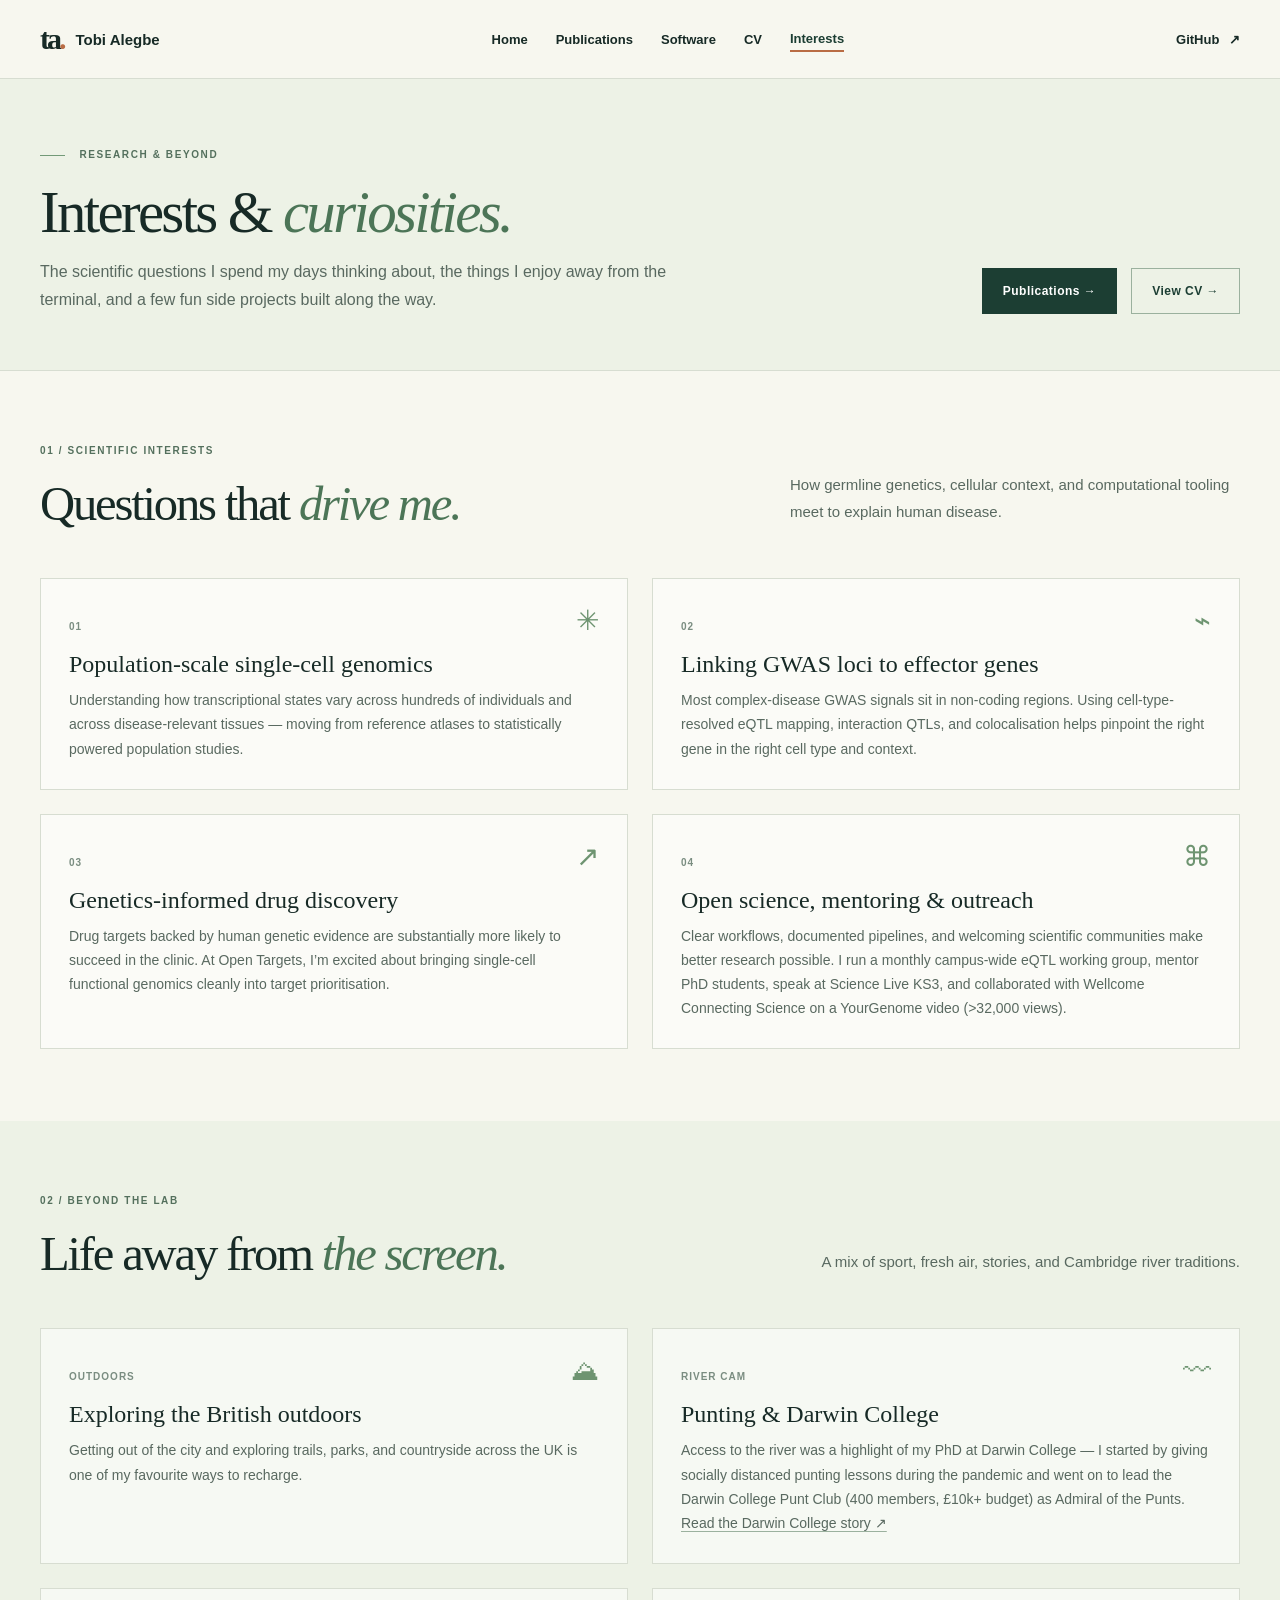
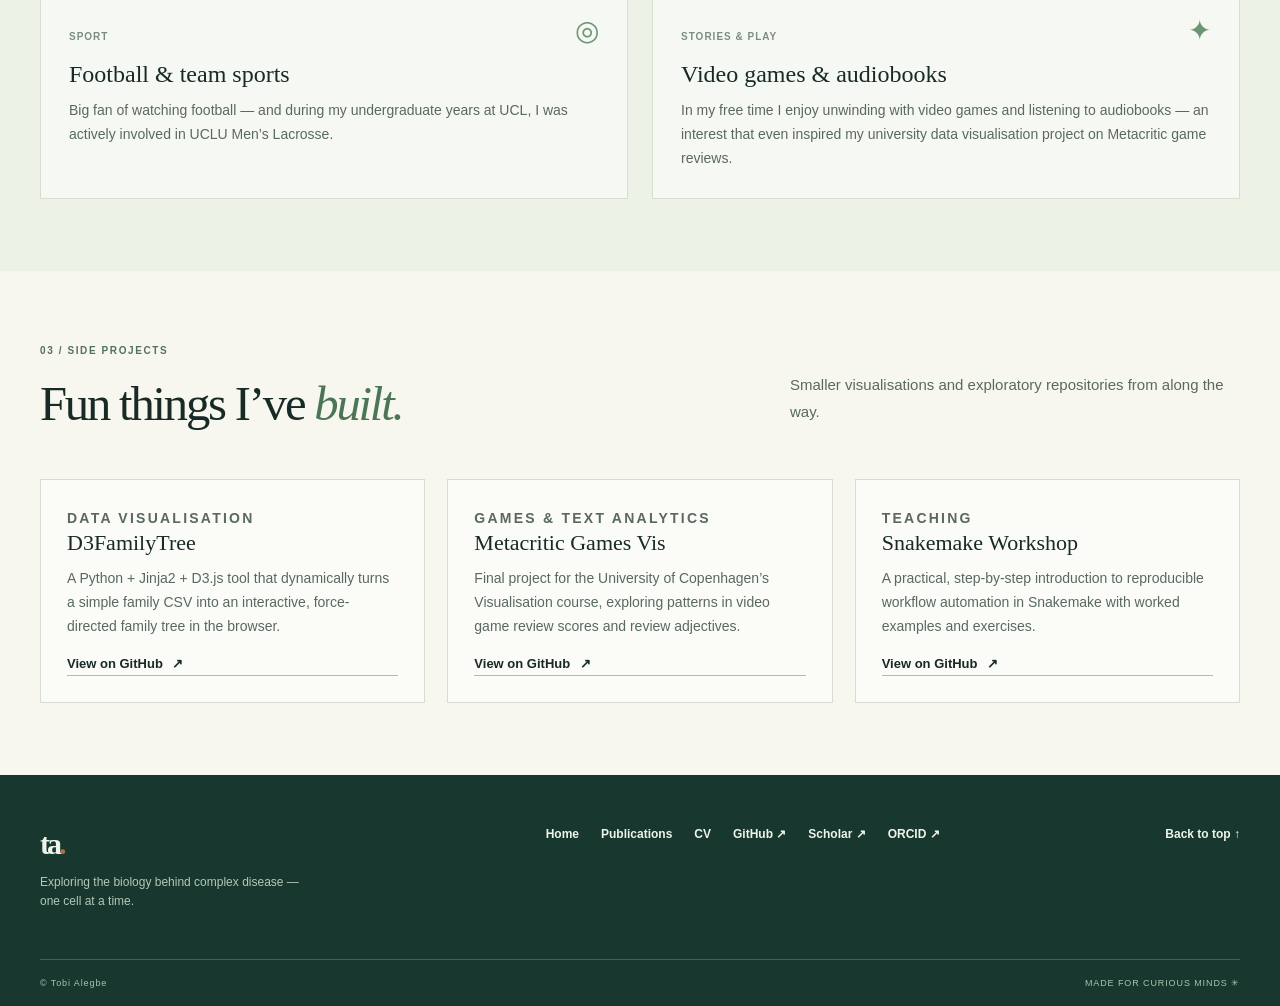
<file: interests.html>
<!doctype html>
<html lang="en">
<head>
  <meta charset="utf-8">
  <meta name="viewport" content="width=device-width, initial-scale=1">
  <meta name="description" content="Research interests, life outside the lab, and open-source side projects of Tobi Alegbe.">
  <meta name="color-scheme" content="light">
  <title>Interests | Tobi Alegbe</title>
  <link rel="icon" href="favicon.svg" type="image/svg+xml">
  <link rel="stylesheet" href="style.css">
</head>
<body>
  <a class="skip-link" href="#main">Skip to content</a>
  <header class="site-header">
    <div class="wrap header-inner">
      <a class="brand" href="index.html" aria-label="Tobi Alegbe, home"><span class="brand-mark">ta<span>.</span></span> Tobi Alegbe</a>
      <nav aria-label="Main navigation">
        <a href="index.html">Home</a>
        <a href="publications.html">Publications</a>
        <a href="index.html#software">Software</a>
        <a href="cv.html">CV</a>
        <a href="interests.html" aria-current="page">Interests</a>
      </nav>
      <a class="header-link" href="https://github.com/Tobi1kenobi" target="_blank" rel="noopener noreferrer">GitHub <span aria-hidden="true">↗</span></a>
    </div>
  </header>

  <main id="main">
    <section class="page-hero" id="top">
      <div class="wrap page-hero-grid">
        <div>
          <p class="eyebrow"><span class="eyebrow-line"></span> Research &amp; beyond</p>
          <h1>Interests &amp; <em>curiosities.</em></h1>
          <p class="page-lead">The scientific questions I spend my days thinking about, the things I enjoy away from the terminal, and a few fun side projects built along the way.</p>
        </div>
        <div class="page-hero-actions">
          <a class="button button-dark" href="publications.html">Publications →</a>
          <a class="button button-outline" href="cv.html">View CV →</a>
        </div>
      </div>
    </section>

    <section class="section section-compact">
      <div class="wrap">
        <div class="section-heading">
          <div><p class="eyebrow">01 / SCIENTIFIC INTERESTS</p><h2>Questions that <em>drive me.</em></h2></div>
          <p>How germline genetics, cellular context, and computational tooling meet to explain human disease.</p>
        </div>
        <div class="interest-grid">
          <article class="interest-card">
            <div class="interest-card-head"><span class="card-number">01</span><span class="interest-icon" aria-hidden="true">✳</span></div>
            <h3>Population-scale single-cell genomics</h3>
            <p>Understanding how transcriptional states vary across hundreds of individuals and across disease-relevant tissues — moving from reference atlases to statistically powered population studies.</p>
          </article>
          <article class="interest-card">
            <div class="interest-card-head"><span class="card-number">02</span><span class="interest-icon" aria-hidden="true">⌁</span></div>
            <h3>Linking GWAS loci to effector genes</h3>
            <p>Most complex-disease GWAS signals sit in non-coding regions. Using cell-type-resolved eQTL mapping, interaction QTLs, and colocalisation helps pinpoint the right gene in the right cell type and context.</p>
          </article>
          <article class="interest-card">
            <div class="interest-card-head"><span class="card-number">03</span><span class="interest-icon" aria-hidden="true">↗</span></div>
            <h3>Genetics-informed drug discovery</h3>
            <p>Drug targets backed by human genetic evidence are substantially more likely to succeed in the clinic. At Open Targets, I’m excited about bringing single-cell functional genomics cleanly into target prioritisation.</p>
          </article>
          <article class="interest-card">
            <div class="interest-card-head"><span class="card-number">04</span><span class="interest-icon" aria-hidden="true">⌘</span></div>
            <h3>Open science, mentoring &amp; outreach</h3>
            <p>Clear workflows, documented pipelines, and welcoming scientific communities make better research possible. I run a monthly campus-wide eQTL working group, mentor PhD students, speak at Science Live KS3, and collaborated with Wellcome Connecting Science on a YourGenome video (&gt;32,000 views).</p>
          </article>
        </div>
      </div>
    </section>

    <section class="section section-compact section-sage">
      <div class="wrap">
        <div class="section-heading">
          <div><p class="eyebrow">02 / BEYOND THE LAB</p><h2>Life away from <em>the screen.</em></h2></div>
          <p>A mix of sport, fresh air, stories, and Cambridge river traditions.</p>
        </div>
        <div class="interest-grid">
          <article class="interest-card">
            <div class="interest-card-head"><span class="card-number">OUTDOORS</span><span class="interest-icon" aria-hidden="true">⛰</span></div>
            <h3>Exploring the British outdoors</h3>
            <p>Getting out of the city and exploring trails, parks, and countryside across the UK is one of my favourite ways to recharge.</p>
          </article>
          <article class="interest-card">
            <div class="interest-card-head"><span class="card-number">RIVER CAM</span><span class="interest-icon" aria-hidden="true">〰</span></div>
            <h3>Punting &amp; Darwin College</h3>
            <p>Access to the river was a highlight of my PhD at Darwin College — I started by giving socially distanced punting lessons during the pandemic and went on to lead the Darwin College Punt Club (400 members, £10k+ budget) as Admiral of the Punts. <a class="inline-link" href="https://www.darwin.cam.ac.uk/news/graduation-story-tobi-alegbe/" target="_blank" rel="noopener noreferrer">Read the Darwin College story ↗</a></p>
          </article>
          <article class="interest-card">
            <div class="interest-card-head"><span class="card-number">SPORT</span><span class="interest-icon" aria-hidden="true">◎</span></div>
            <h3>Football &amp; team sports</h3>
            <p>Big fan of watching football — and during my undergraduate years at UCL, I was actively involved in UCLU Men’s Lacrosse.</p>
          </article>
          <article class="interest-card">
            <div class="interest-card-head"><span class="card-number">STORIES &amp; PLAY</span><span class="interest-icon" aria-hidden="true">✦</span></div>
            <h3>Video games &amp; audiobooks</h3>
            <p>In my free time I enjoy unwinding with video games and listening to audiobooks — an interest that even inspired my university data visualisation project on Metacritic game reviews.</p>
          </article>
        </div>
      </div>
    </section>

    <section class="section section-compact">
      <div class="wrap">
        <div class="section-heading">
          <div><p class="eyebrow">03 / SIDE PROJECTS</p><h2>Fun things I’ve <em>built.</em></h2></div>
          <p>Smaller visualisations and exploratory repositories from along the way.</p>
        </div>
        <div class="project-grid">
          <article class="project-card">
            <div>
              <p class="eyebrow">DATA VISUALISATION</p>
              <h3>D3FamilyTree</h3>
              <p>A Python + Jinja2 + D3.js tool that dynamically turns a simple family CSV into an interactive, force-directed family tree in the browser.</p>
            </div>
            <a class="text-link" href="https://github.com/Tobi1kenobi/D3FamilyTree" target="_blank" rel="noopener noreferrer">View on GitHub <span aria-hidden="true">↗</span></a>
          </article>
          <article class="project-card">
            <div>
              <p class="eyebrow">GAMES &amp; TEXT ANALYTICS</p>
              <h3>Metacritic Games Vis</h3>
              <p>Final project for the University of Copenhagen’s Visualisation course, exploring patterns in video game review scores and review adjectives.</p>
            </div>
            <a class="text-link" href="https://github.com/Tobi1kenobi/metacritic-games-vis" target="_blank" rel="noopener noreferrer">View on GitHub <span aria-hidden="true">↗</span></a>
          </article>
          <article class="project-card">
            <div>
              <p class="eyebrow">TEACHING</p>
              <h3>Snakemake Workshop</h3>
              <p>A practical, step-by-step introduction to reproducible workflow automation in Snakemake with worked examples and exercises.</p>
            </div>
            <a class="text-link" href="https://github.com/Tobi1kenobi/snakemake-workshop" target="_blank" rel="noopener noreferrer">View on GitHub <span aria-hidden="true">↗</span></a>
          </article>
        </div>
      </div>
    </section>
  </main>

  <footer>
    <div class="wrap footer-inner">
      <div>
        <span class="brand-mark">ta<span>.</span></span>
        <p>Exploring the biology behind complex disease — one cell at a time.</p>
      </div>
      <div class="footer-links">
        <a href="index.html">Home</a>
        <a href="publications.html">Publications</a>
        <a href="cv.html">CV</a>
        <a href="https://github.com/Tobi1kenobi" target="_blank" rel="noopener noreferrer">GitHub ↗</a>
        <a href="https://scholar.google.com/citations?user=7ROjaOgAAAAJ&amp;hl=en" target="_blank" rel="noopener noreferrer">Scholar ↗</a>
        <a href="https://orcid.org/0000-0003-1622-0502" target="_blank" rel="noopener noreferrer">ORCID ↗</a>
      </div>
      <a class="back-top" href="#top">Back to top ↑</a>
    </div>
    <div class="wrap footer-bottom"><span>© Tobi Alegbe</span><span>MADE FOR CURIOUS MINDS ✳</span></div>
  </footer>
</body>
</html>
</file>
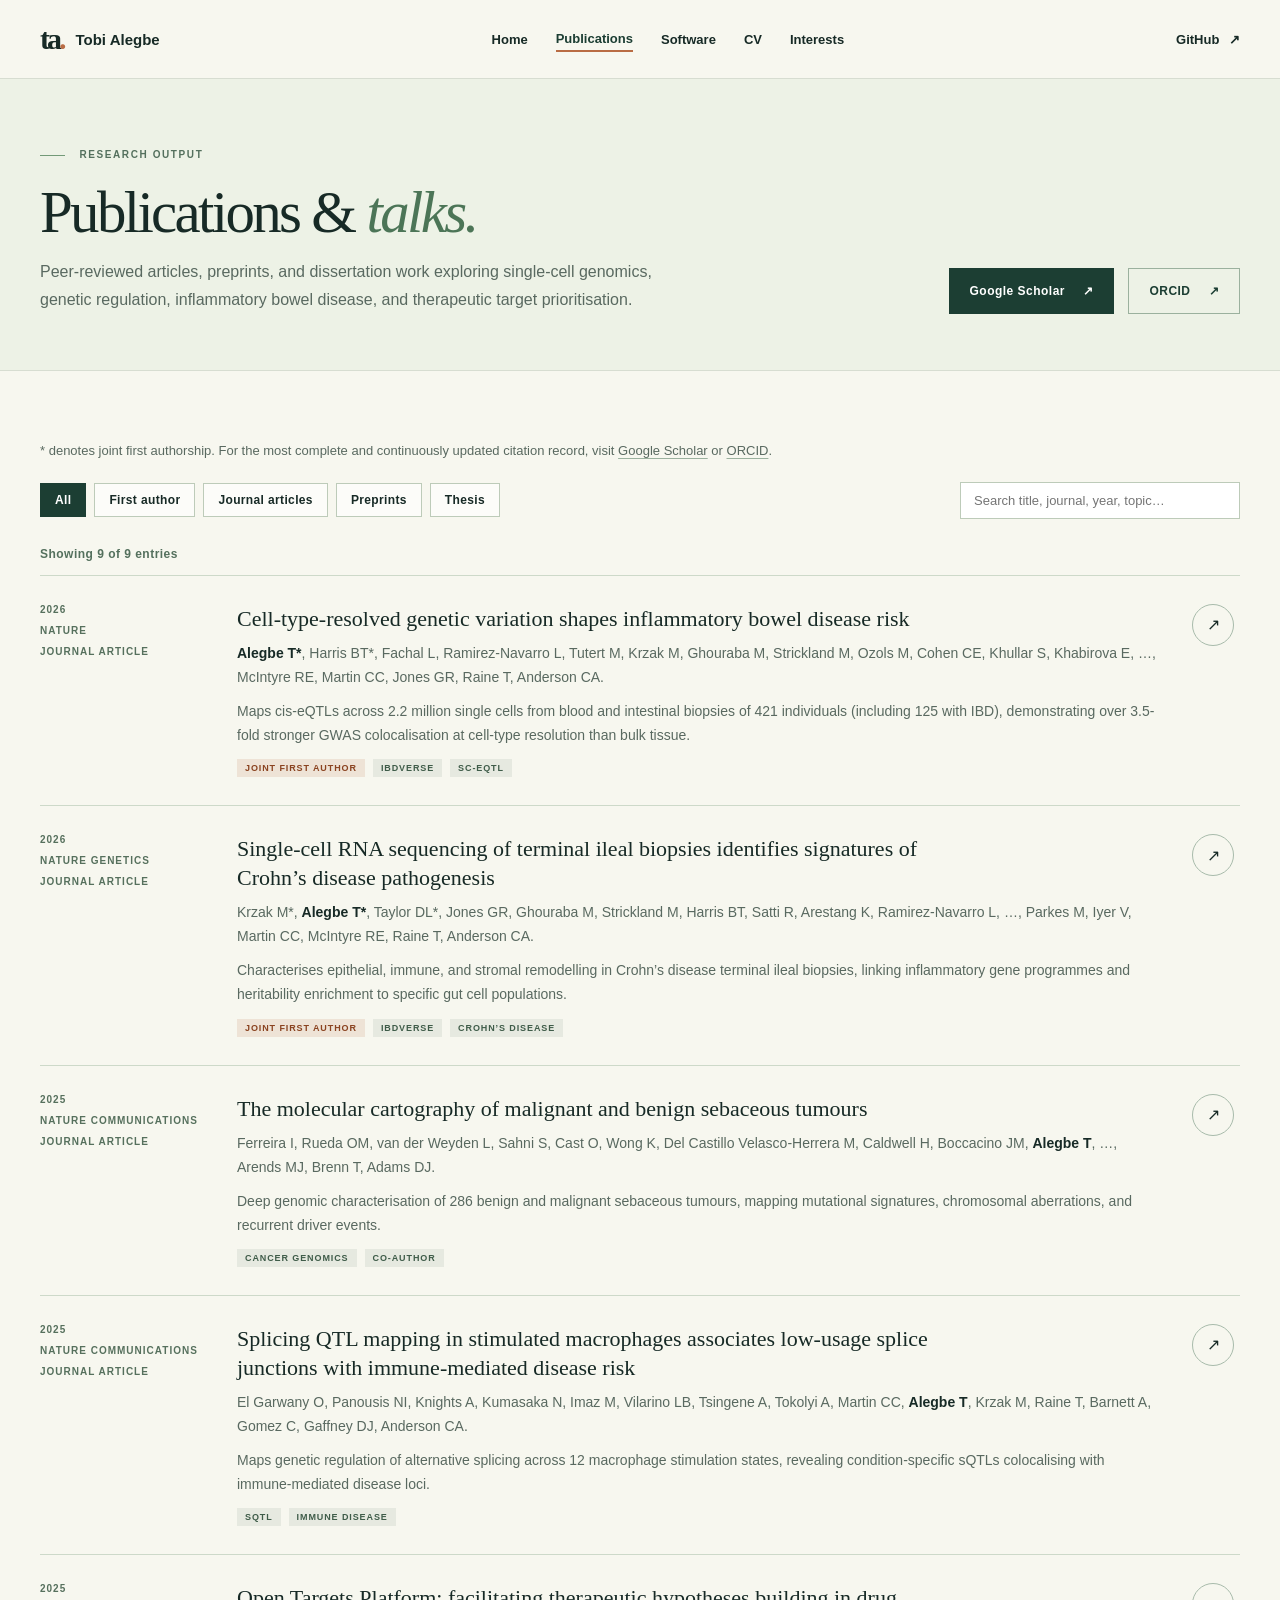
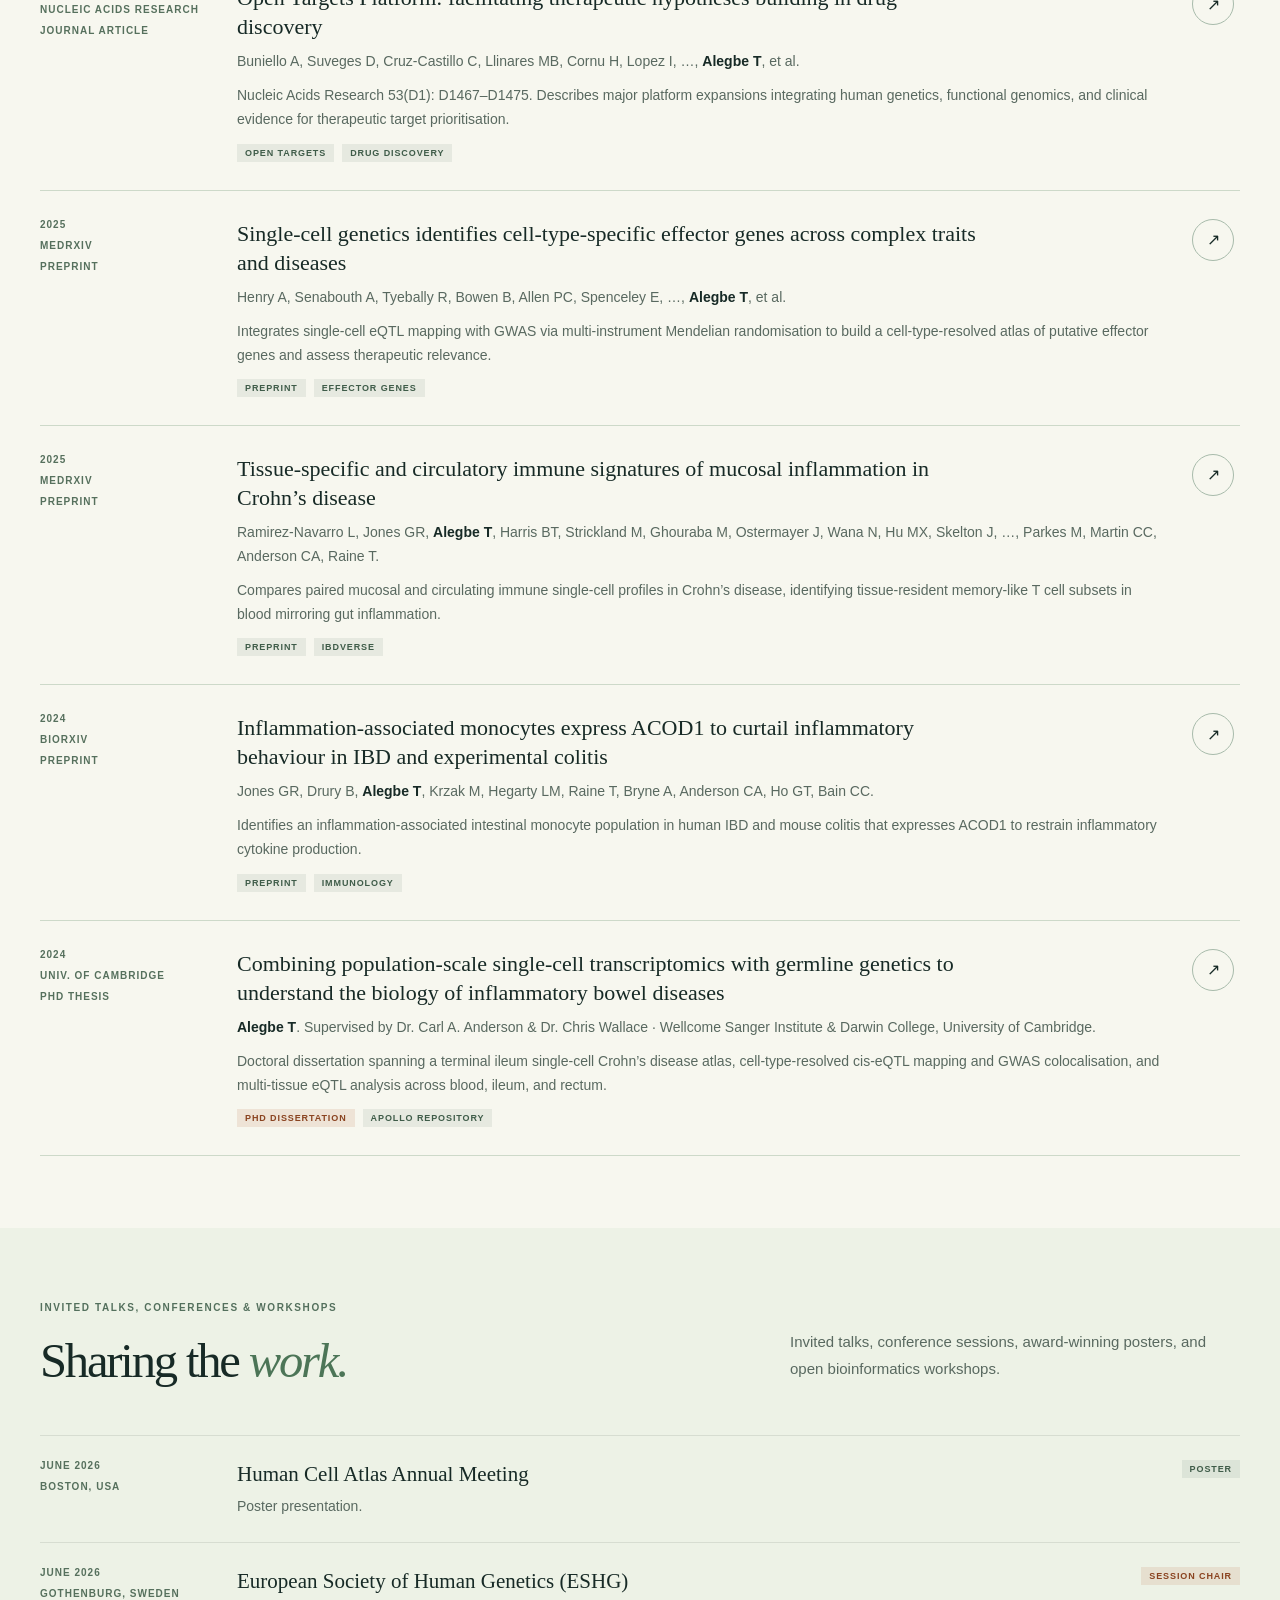
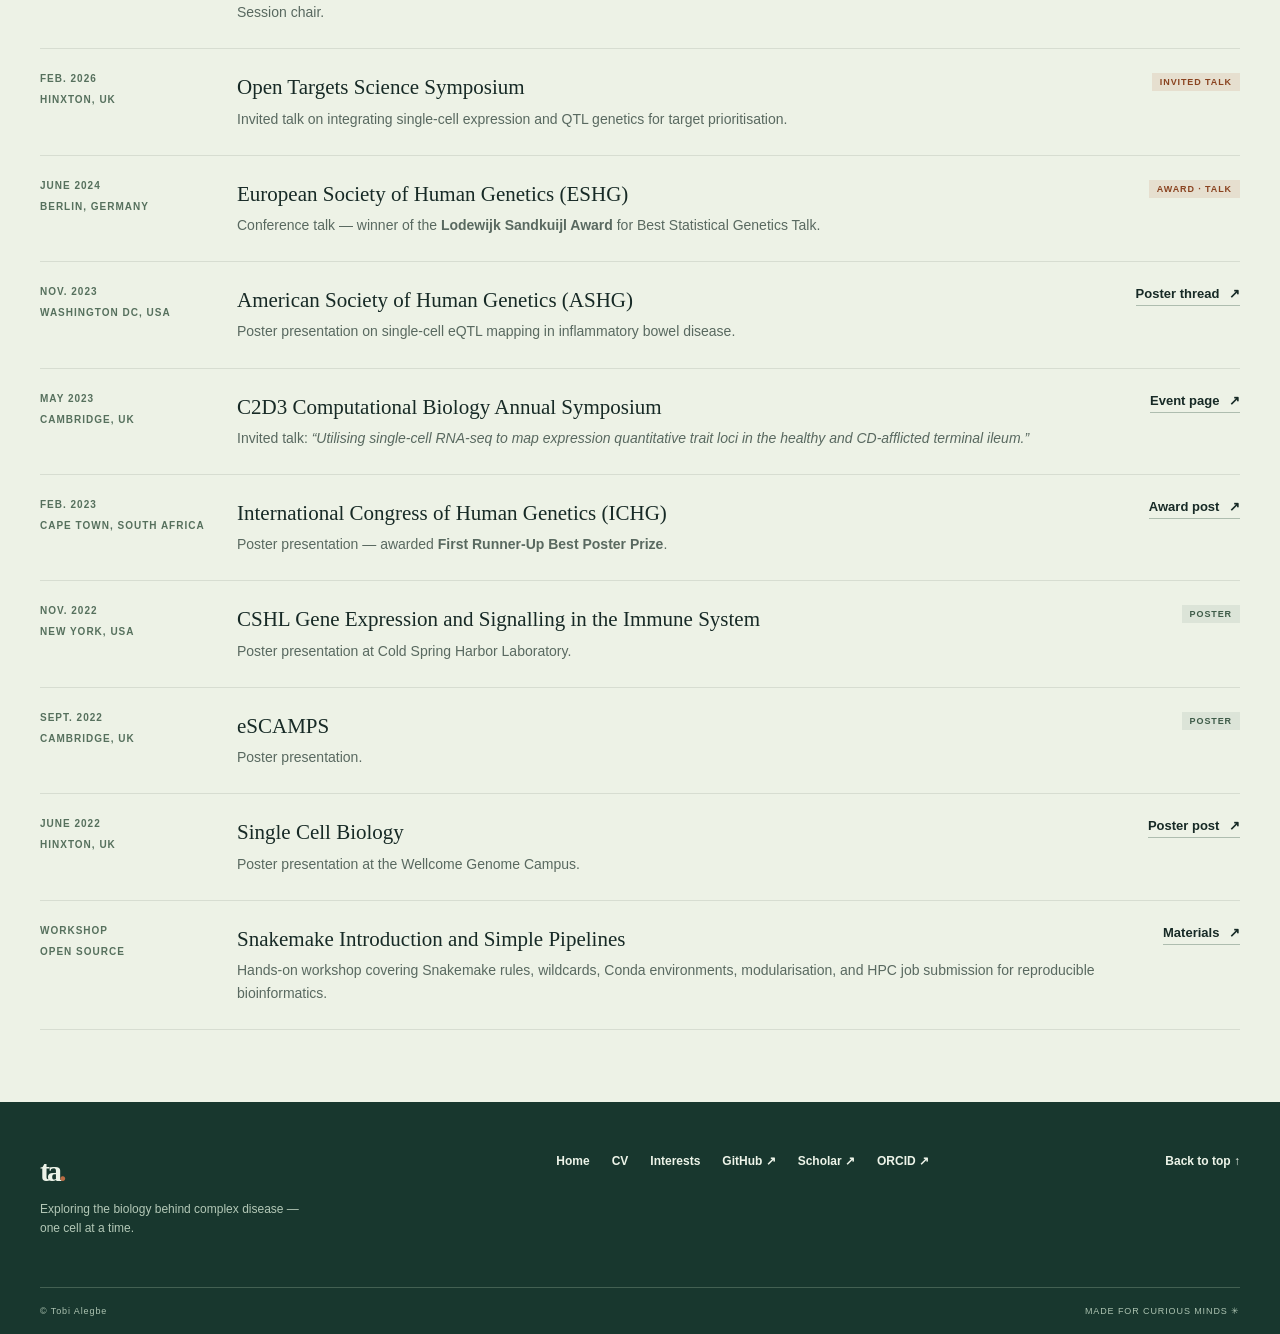
<file: publications.html>
<!doctype html>
<html lang="en">
<head>
  <meta charset="utf-8">
  <meta name="viewport" content="width=device-width, initial-scale=1">
  <meta name="description" content="Publications, preprints, PhD dissertation, and selected talks by Tobi Alegbe in single-cell genomics, statistical genetics, and complex disease.">
  <meta name="color-scheme" content="light">
  <title>Publications &amp; Talks | Tobi Alegbe</title>
  <link rel="icon" href="favicon.svg" type="image/svg+xml">
  <link rel="stylesheet" href="style.css">
</head>
<body>
  <a class="skip-link" href="#main">Skip to content</a>
  <header class="site-header">
    <div class="wrap header-inner">
      <a class="brand" href="index.html" aria-label="Tobi Alegbe, home"><span class="brand-mark">ta<span>.</span></span> Tobi Alegbe</a>
      <nav aria-label="Main navigation">
        <a href="index.html">Home</a>
        <a href="publications.html" aria-current="page">Publications</a>
        <a href="index.html#software">Software</a>
        <a href="cv.html">CV</a>
        <a href="interests.html">Interests</a>
      </nav>
      <a class="header-link" href="https://github.com/Tobi1kenobi" target="_blank" rel="noopener noreferrer">GitHub <span aria-hidden="true">↗</span></a>
    </div>
  </header>

  <main id="main">
    <section class="page-hero" id="top">
      <div class="wrap page-hero-grid">
        <div>
          <p class="eyebrow"><span class="eyebrow-line"></span> Research output</p>
          <h1>Publications &amp; <em>talks.</em></h1>
          <p class="page-lead">Peer-reviewed articles, preprints, and dissertation work exploring single-cell genomics, genetic regulation, inflammatory bowel disease, and therapeutic target prioritisation.</p>
        </div>
        <div class="page-hero-actions">
          <a class="button button-dark" href="https://scholar.google.com/citations?user=7ROjaOgAAAAJ&amp;hl=en" target="_blank" rel="noopener noreferrer">Google Scholar <span aria-hidden="true">↗</span></a>
          <a class="button button-outline" href="https://orcid.org/0000-0003-1622-0502" target="_blank" rel="noopener noreferrer">ORCID <span aria-hidden="true">↗</span></a>
        </div>
      </div>
    </section>

    <section class="section section-compact">
      <div class="wrap">
        <p class="pub-note">* denotes joint first authorship. For the most complete and continuously updated citation record, visit <a class="inline-link" href="https://scholar.google.com/citations?user=7ROjaOgAAAAJ&amp;hl=en" target="_blank" rel="noopener noreferrer">Google Scholar</a> or <a class="inline-link" href="https://orcid.org/0000-0003-1622-0502" target="_blank" rel="noopener noreferrer">ORCID</a>.</p>

        <div class="publication-controls" role="region" aria-label="Filter publications">
          <div class="filter-group" role="group" aria-label="Category filter">
            <button type="button" class="filter-btn is-active" data-filter="all" aria-pressed="true">All</button>
            <button type="button" class="filter-btn" data-filter="first-author" aria-pressed="false">First author</button>
            <button type="button" class="filter-btn" data-filter="journal" aria-pressed="false">Journal articles</button>
            <button type="button" class="filter-btn" data-filter="preprint" aria-pressed="false">Preprints</button>
            <button type="button" class="filter-btn" data-filter="thesis" aria-pressed="false">Thesis</button>
          </div>
          <div class="search-wrap">
            <label for="pub-search" class="skip-link">Search publications</label>
            <input id="pub-search" class="search-input" type="search" placeholder="Search title, journal, year, topic…" autocomplete="off">
          </div>
        </div>

        <p id="pub-count" class="pub-count" aria-live="polite">Showing 9 of 9 entries</p>

        <div id="pub-list" class="publication-list">
          <article class="publication" data-category="journal first-author">
            <div class="pub-meta"><span>2026</span><span>Nature</span><span>Journal article</span></div>
            <div>
              <h3><a href="https://doi.org/10.1038/s41586-026-10627-z" target="_blank" rel="noopener noreferrer">Cell-type-resolved genetic variation shapes inflammatory bowel disease risk</a></h3>
              <p class="pub-authors"><strong>Alegbe T*</strong>, Harris BT*, Fachal L, Ramirez-Navarro L, Tutert M, Krzak M, Ghouraba M, Strickland M, Ozols M, Cohen CE, Khullar S, Khabirova E, …, McIntyre RE, Martin CC, Jones GR, Raine T, Anderson CA.</p>
              <p class="pub-summary">Maps cis-eQTLs across 2.2 million single cells from blood and intestinal biopsies of 421 individuals (including 125 with IBD), demonstrating over 3.5-fold stronger GWAS colocalisation at cell-type resolution than bulk tissue.</p>
              <div class="pub-tags">
                <span class="pub-tag pub-tag-accent">Joint first author</span>
                <span class="pub-tag">IBDverse</span>
                <span class="pub-tag">sc-eQTL</span>
              </div>
            </div>
            <a class="round-link" href="https://doi.org/10.1038/s41586-026-10627-z" target="_blank" rel="noopener noreferrer" aria-label="Open Nature paper via DOI">↗</a>
          </article>

          <article class="publication" data-category="journal first-author">
            <div class="pub-meta"><span>2026</span><span>Nature Genetics</span><span>Journal article</span></div>
            <div>
              <h3><a href="https://doi.org/10.1038/s41588-026-02634-7" target="_blank" rel="noopener noreferrer">Single-cell RNA sequencing of terminal ileal biopsies identifies signatures of Crohn’s disease pathogenesis</a></h3>
              <p class="pub-authors">Krzak M*, <strong>Alegbe T*</strong>, Taylor DL*, Jones GR, Ghouraba M, Strickland M, Harris BT, Satti R, Arestang K, Ramirez-Navarro L, …, Parkes M, Iyer V, Martin CC, McIntyre RE, Raine T, Anderson CA.</p>
              <p class="pub-summary">Characterises epithelial, immune, and stromal remodelling in Crohn’s disease terminal ileal biopsies, linking inflammatory gene programmes and heritability enrichment to specific gut cell populations.</p>
              <div class="pub-tags">
                <span class="pub-tag pub-tag-accent">Joint first author</span>
                <span class="pub-tag">IBDverse</span>
                <span class="pub-tag">Crohn’s disease</span>
              </div>
            </div>
            <a class="round-link" href="https://doi.org/10.1038/s41588-026-02634-7" target="_blank" rel="noopener noreferrer" aria-label="Open Nature Genetics paper via DOI">↗</a>
          </article>

          <article class="publication" data-category="journal">
            <div class="pub-meta"><span>2025</span><span>Nature Communications</span><span>Journal article</span></div>
            <div>
              <h3><a href="https://doi.org/10.1038/s41467-025-66584-0" target="_blank" rel="noopener noreferrer">The molecular cartography of malignant and benign sebaceous tumours</a></h3>
              <p class="pub-authors">Ferreira I, Rueda OM, van der Weyden L, Sahni S, Cast O, Wong K, Del Castillo Velasco-Herrera M, Caldwell H, Boccacino JM, <strong>Alegbe T</strong>, …, Arends MJ, Brenn T, Adams DJ.</p>
              <p class="pub-summary">Deep genomic characterisation of 286 benign and malignant sebaceous tumours, mapping mutational signatures, chromosomal aberrations, and recurrent driver events.</p>
              <div class="pub-tags">
                <span class="pub-tag">Cancer genomics</span>
                <span class="pub-tag">Co-author</span>
              </div>
            </div>
            <a class="round-link" href="https://doi.org/10.1038/s41467-025-66584-0" target="_blank" rel="noopener noreferrer" aria-label="Open Nature Communications sebaceous tumours paper via DOI">↗</a>
          </article>

          <article class="publication" data-category="journal">
            <div class="pub-meta"><span>2025</span><span>Nature Communications</span><span>Journal article</span></div>
            <div>
              <h3><a href="https://doi.org/10.1038/s41467-025-61669-2" target="_blank" rel="noopener noreferrer">Splicing QTL mapping in stimulated macrophages associates low-usage splice junctions with immune-mediated disease risk</a></h3>
              <p class="pub-authors">El Garwany O, Panousis NI, Knights A, Kumasaka N, Imaz M, Vilarino LB, Tsingene A, Tokolyi A, Martin CC, <strong>Alegbe T</strong>, Krzak M, Raine T, Barnett A, Gomez C, Gaffney DJ, Anderson CA.</p>
              <p class="pub-summary">Maps genetic regulation of alternative splicing across 12 macrophage stimulation states, revealing condition-specific sQTLs colocalising with immune-mediated disease loci.</p>
              <div class="pub-tags">
                <span class="pub-tag">sQTL</span>
                <span class="pub-tag">Immune disease</span>
              </div>
            </div>
            <a class="round-link" href="https://doi.org/10.1038/s41467-025-61669-2" target="_blank" rel="noopener noreferrer" aria-label="Open Nature Communications splicing QTL paper via DOI">↗</a>
          </article>

          <article class="publication" data-category="journal">
            <div class="pub-meta"><span>2025</span><span>Nucleic Acids Research</span><span>Journal article</span></div>
            <div>
              <h3><a href="https://pmc.ncbi.nlm.nih.gov/articles/PMC11701534/" target="_blank" rel="noopener noreferrer">Open Targets Platform: facilitating therapeutic hypotheses building in drug discovery</a></h3>
              <p class="pub-authors">Buniello A, Suveges D, Cruz-Castillo C, Llinares MB, Cornu H, Lopez I, …, <strong>Alegbe T</strong>, et al.</p>
              <p class="pub-summary">Nucleic Acids Research 53(D1): D1467–D1475. Describes major platform expansions integrating human genetics, functional genomics, and clinical evidence for therapeutic target prioritisation.</p>
              <div class="pub-tags">
                <span class="pub-tag">Open Targets</span>
                <span class="pub-tag">Drug discovery</span>
              </div>
            </div>
            <a class="round-link" href="https://pmc.ncbi.nlm.nih.gov/articles/PMC11701534/" target="_blank" rel="noopener noreferrer" aria-label="Open Nucleic Acids Research Open Targets paper on PMC">↗</a>
          </article>

          <article class="publication" data-category="preprint">
            <div class="pub-meta"><span>2025</span><span>medRxiv</span><span>Preprint</span></div>
            <div>
              <h3><a href="https://doi.org/10.1101/2025.08.28.25334614" target="_blank" rel="noopener noreferrer">Single-cell genetics identifies cell-type-specific effector genes across complex traits and diseases</a></h3>
              <p class="pub-authors">Henry A, Senabouth A, Tyebally R, Bowen B, Allen PC, Spenceley E, …, <strong>Alegbe T</strong>, et al.</p>
              <p class="pub-summary">Integrates single-cell eQTL mapping with GWAS via multi-instrument Mendelian randomisation to build a cell-type-resolved atlas of putative effector genes and assess therapeutic relevance.</p>
              <div class="pub-tags">
                <span class="pub-tag">Preprint</span>
                <span class="pub-tag">Effector genes</span>
              </div>
            </div>
            <a class="round-link" href="https://doi.org/10.1101/2025.08.28.25334614" target="_blank" rel="noopener noreferrer" aria-label="Open medRxiv single-cell genetics effector genes preprint">↗</a>
          </article>

          <article class="publication" data-category="preprint">
            <div class="pub-meta"><span>2025</span><span>medRxiv</span><span>Preprint</span></div>
            <div>
              <h3><a href="https://doi.org/10.1101/2025.06.03.25328858" target="_blank" rel="noopener noreferrer">Tissue-specific and circulatory immune signatures of mucosal inflammation in Crohn’s disease</a></h3>
              <p class="pub-authors">Ramirez-Navarro L, Jones GR, <strong>Alegbe T</strong>, Harris BT, Strickland M, Ghouraba M, Ostermayer J, Wana N, Hu MX, Skelton J, …, Parkes M, Martin CC, Anderson CA, Raine T.</p>
              <p class="pub-summary">Compares paired mucosal and circulating immune single-cell profiles in Crohn’s disease, identifying tissue-resident memory-like T cell subsets in blood mirroring gut inflammation.</p>
              <div class="pub-tags">
                <span class="pub-tag">Preprint</span>
                <span class="pub-tag">IBDverse</span>
              </div>
            </div>
            <a class="round-link" href="https://doi.org/10.1101/2025.06.03.25328858" target="_blank" rel="noopener noreferrer" aria-label="Open medRxiv mucosal inflammation preprint">↗</a>
          </article>

          <article class="publication" data-category="preprint">
            <div class="pub-meta"><span>2024</span><span>bioRxiv</span><span>Preprint</span></div>
            <div>
              <h3><a href="https://doi.org/10.1101/2024.11.15.623347" target="_blank" rel="noopener noreferrer">Inflammation-associated monocytes express ACOD1 to curtail inflammatory behaviour in IBD and experimental colitis</a></h3>
              <p class="pub-authors">Jones GR, Drury B, <strong>Alegbe T</strong>, Krzak M, Hegarty LM, Raine T, Bryne A, Anderson CA, Ho GT, Bain CC.</p>
              <p class="pub-summary">Identifies an inflammation-associated intestinal monocyte population in human IBD and mouse colitis that expresses ACOD1 to restrain inflammatory cytokine production.</p>
              <div class="pub-tags">
                <span class="pub-tag">Preprint</span>
                <span class="pub-tag">Immunology</span>
              </div>
            </div>
            <a class="round-link" href="https://doi.org/10.1101/2024.11.15.623347" target="_blank" rel="noopener noreferrer" aria-label="Open bioRxiv ACOD1 monocytes preprint">↗</a>
          </article>

          <article class="publication" data-category="thesis first-author">
            <div class="pub-meta"><span>2024</span><span>Univ. of Cambridge</span><span>PhD Thesis</span></div>
            <div>
              <h3><a href="https://www.repository.cam.ac.uk/items/1dba8a76-60e7-4a69-b4a4-5a918b958b3a" target="_blank" rel="noopener noreferrer">Combining population-scale single-cell transcriptomics with germline genetics to understand the biology of inflammatory bowel diseases</a></h3>
              <p class="pub-authors"><strong>Alegbe T</strong>. Supervised by Dr. Carl A. Anderson &amp; Dr. Chris Wallace · Wellcome Sanger Institute &amp; Darwin College, University of Cambridge.</p>
              <p class="pub-summary">Doctoral dissertation spanning a terminal ileum single-cell Crohn’s disease atlas, cell-type-resolved cis-eQTL mapping and GWAS colocalisation, and multi-tissue eQTL analysis across blood, ileum, and rectum.</p>
              <div class="pub-tags">
                <span class="pub-tag pub-tag-accent">PhD Dissertation</span>
                <span class="pub-tag">Apollo Repository</span>
              </div>
            </div>
            <a class="round-link" href="https://www.repository.cam.ac.uk/items/1dba8a76-60e7-4a69-b4a4-5a918b958b3a" target="_blank" rel="noopener noreferrer" aria-label="Open PhD thesis on University of Cambridge Apollo repository">↗</a>
          </article>
        </div>

        <div id="empty-results" class="empty-results" hidden>
          <strong>No matching publications found.</strong>
          <p>Try clearing the search term or switching back to all categories.</p>
          <button type="button" id="reset-search" class="button button-outline">Reset filters</button>
        </div>
      </div>
    </section>

    <section class="section section-compact section-sage" id="talks">
      <div class="wrap">
        <div class="section-heading">
          <div><p class="eyebrow">INVITED TALKS, CONFERENCES &amp; WORKSHOPS</p><h2>Sharing the <em>work.</em></h2></div>
          <p>Invited talks, conference sessions, award-winning posters, and open bioinformatics workshops.</p>
        </div>
        <div class="talk-list">
          <article class="talk-item">
            <div class="pub-meta"><span>JUNE 2026</span><span>BOSTON, USA</span></div>
            <div>
              <h3>Human Cell Atlas Annual Meeting</h3>
              <p>Poster presentation.</p>
            </div>
            <span class="pub-tag">Poster</span>
          </article>
          <article class="talk-item">
            <div class="pub-meta"><span>JUNE 2026</span><span>GOTHENBURG, SWEDEN</span></div>
            <div>
              <h3>European Society of Human Genetics (ESHG)</h3>
              <p>Session chair.</p>
            </div>
            <span class="pub-tag pub-tag-accent">Session chair</span>
          </article>
          <article class="talk-item">
            <div class="pub-meta"><span>FEB. 2026</span><span>HINXTON, UK</span></div>
            <div>
              <h3>Open Targets Science Symposium</h3>
              <p>Invited talk on integrating single-cell expression and QTL genetics for target prioritisation.</p>
            </div>
            <span class="pub-tag pub-tag-accent">Invited talk</span>
          </article>
          <article class="talk-item">
            <div class="pub-meta"><span>JUNE 2024</span><span>BERLIN, GERMANY</span></div>
            <div>
              <h3>European Society of Human Genetics (ESHG)</h3>
              <p>Conference talk — winner of the <strong>Lodewijk Sandkuijl Award</strong> for Best Statistical Genetics Talk.</p>
            </div>
            <span class="pub-tag pub-tag-accent">Award · Talk</span>
          </article>
          <article class="talk-item">
            <div class="pub-meta"><span>NOV. 2023</span><span>WASHINGTON DC, USA</span></div>
            <div>
              <h3>American Society of Human Genetics (ASHG)</h3>
              <p>Poster presentation on single-cell eQTL mapping in inflammatory bowel disease.</p>
            </div>
            <a class="text-link" href="https://x.com/Tobioinformatic/status/1720456309395403130" target="_blank" rel="noopener noreferrer">Poster thread <span aria-hidden="true">↗</span></a>
          </article>
          <article class="talk-item">
            <div class="pub-meta"><span>MAY 2023</span><span>CAMBRIDGE, UK</span></div>
            <div>
              <h3>C2D3 Computational Biology Annual Symposium</h3>
              <p>Invited talk: <em>“Utilising single-cell RNA-seq to map expression quantitative trait loci in the healthy and CD-afflicted terminal ileum.”</em></p>
            </div>
            <a class="text-link" href="https://www.c2d3.cam.ac.uk/events/c2d3-computational-biology-annual-symposium-2023" target="_blank" rel="noopener noreferrer">Event page <span aria-hidden="true">↗</span></a>
          </article>
          <article class="talk-item">
            <div class="pub-meta"><span>FEB. 2023</span><span>CAPE TOWN, SOUTH AFRICA</span></div>
            <div>
              <h3>International Congress of Human Genetics (ICHG)</h3>
              <p>Poster presentation — awarded <strong>First Runner-Up Best Poster Prize</strong>.</p>
            </div>
            <a class="text-link" href="https://x.com/Tobioinformatic/status/1630042331008073728" target="_blank" rel="noopener noreferrer">Award post <span aria-hidden="true">↗</span></a>
          </article>
          <article class="talk-item">
            <div class="pub-meta"><span>NOV. 2022</span><span>NEW YORK, USA</span></div>
            <div>
              <h3>CSHL Gene Expression and Signalling in the Immune System</h3>
              <p>Poster presentation at Cold Spring Harbor Laboratory.</p>
            </div>
            <span class="pub-tag">Poster</span>
          </article>
          <article class="talk-item">
            <div class="pub-meta"><span>SEPT. 2022</span><span>CAMBRIDGE, UK</span></div>
            <div>
              <h3>eSCAMPS</h3>
              <p>Poster presentation.</p>
            </div>
            <span class="pub-tag">Poster</span>
          </article>
          <article class="talk-item">
            <div class="pub-meta"><span>JUNE 2022</span><span>HINXTON, UK</span></div>
            <div>
              <h3>Single Cell Biology</h3>
              <p>Poster presentation at the Wellcome Genome Campus.</p>
            </div>
            <a class="text-link" href="https://x.com/Tobioinformatic/status/1533781657056165888" target="_blank" rel="noopener noreferrer">Poster post <span aria-hidden="true">↗</span></a>
          </article>
          <article class="talk-item">
            <div class="pub-meta"><span>WORKSHOP</span><span>OPEN SOURCE</span></div>
            <div>
              <h3>Snakemake Introduction and Simple Pipelines</h3>
              <p>Hands-on workshop covering Snakemake rules, wildcards, Conda environments, modularisation, and HPC job submission for reproducible bioinformatics.</p>
            </div>
            <a class="text-link" href="https://github.com/Tobi1kenobi/snakemake-workshop" target="_blank" rel="noopener noreferrer">Materials <span aria-hidden="true">↗</span></a>
          </article>
        </div>
      </div>
    </section>
  </main>

  <footer>
    <div class="wrap footer-inner">
      <div>
        <span class="brand-mark">ta<span>.</span></span>
        <p>Exploring the biology behind complex disease — one cell at a time.</p>
      </div>
      <div class="footer-links">
        <a href="index.html">Home</a>
        <a href="cv.html">CV</a>
        <a href="interests.html">Interests</a>
        <a href="https://github.com/Tobi1kenobi" target="_blank" rel="noopener noreferrer">GitHub ↗</a>
        <a href="https://scholar.google.com/citations?user=7ROjaOgAAAAJ&amp;hl=en" target="_blank" rel="noopener noreferrer">Scholar ↗</a>
        <a href="https://orcid.org/0000-0003-1622-0502" target="_blank" rel="noopener noreferrer">ORCID ↗</a>
      </div>
      <a class="back-top" href="#top">Back to top ↑</a>
    </div>
    <div class="wrap footer-bottom"><span>© Tobi Alegbe</span><span>MADE FOR CURIOUS MINDS ✳</span></div>
  </footer>

  <script src="script.js"></script>
</body>
</html>
</file>
<file: style.css>
:root {
  --ink: #172a26;
  --muted: #596960;
  --cream: #f7f7ef;
  --sage: #edf2e6;
  --sage-deep: #e2eade;
  --green: #cce4bd;
  --deep: #1c3e33;
  --accent: #b96c44;
  --accent-dark: #9f5532;
  --line: #d7ddd1;
}
* { box-sizing: border-box; }
html { scroll-behavior: smooth; }
body {
  margin: 0;
  color: var(--ink);
  background: var(--cream);
  font-family: Arial, Helvetica, sans-serif;
  -webkit-font-smoothing: antialiased;
}
a { color: inherit; }
a:focus-visible,
button:focus-visible,
input:focus-visible {
  outline: 3px solid var(--accent-dark);
  outline-offset: 3px;
}
.skip-link {
  position: absolute;
  z-index: 20;
  top: -4rem;
  left: 1rem;
  padding: 0.9rem 1.2rem;
  background: white;
  color: var(--ink);
  font-weight: 700;
  text-decoration: none;
  border: 1px solid var(--line);
}
.skip-link:focus { top: 1rem; }

.wrap { width: min(1200px, calc(100% - 80px)); margin-inline: auto; }

/* Header & navigation */
.site-header {
  position: sticky;
  top: 0;
  z-index: 15;
  background: rgba(247, 247, 239, 0.96);
  backdrop-filter: blur(8px);
  border-bottom: 1px solid var(--line);
}
.header-inner { min-height: 78px; display: flex; align-items: center; gap: 32px; }
.brand {
  display: flex;
  align-items: center;
  gap: 12px;
  font-size: 15px;
  font-weight: 700;
  text-decoration: none;
  white-space: nowrap;
}
.brand-mark { font-family: Georgia, serif; font-weight: bold; font-size: 30px; letter-spacing: -3px; }
.brand-mark span, .accent { color: var(--accent); }
nav { display: flex; align-items: center; gap: 28px; margin: auto; }
nav a, .header-link {
  font-size: 13px;
  font-weight: 600;
  text-decoration: none;
  padding-block: 4px;
}
nav a[aria-current="page"] {
  color: var(--deep);
  border-bottom: 2px solid var(--accent);
}
nav a:hover, .header-link:hover, .text-link:hover { color: var(--accent-dark); }
.header-link { white-space: nowrap; }
.header-link span { margin-left: 6px; }

/* Typography & shared UI */
.eyebrow {
  margin: 0 0 20px;
  color: #54705d;
  font-size: 10px;
  font-weight: 700;
  letter-spacing: .16em;
  line-height: 1.5;
  text-transform: uppercase;
}
.eyebrow-line {
  display: inline-block;
  vertical-align: middle;
  width: 25px;
  height: 1px;
  background: #739a78;
  margin-right: 10px;
}
h1, h2, h3, h4, p { margin-top: 0; }
h1, h2 {
  font-family: Georgia, 'Times New Roman', serif;
  font-weight: 400;
  letter-spacing: -.045em;
}
h1 { margin-bottom: 22px; font-size: clamp(46px, 5.2vw, 74px); line-height: 1.05; }
h2 { font-size: clamp(36px, 3.8vw, 54px); line-height: 1.08; margin-bottom: 0; }
h1 em, h2 em { color: #4c7557; font-weight: 400; }

.button {
  display: inline-flex;
  gap: 18px;
  align-items: center;
  padding: 15px 20px;
  font-size: 12px;
  font-weight: 700;
  letter-spacing: .04em;
  text-decoration: none;
  border: 1px solid transparent;
  cursor: pointer;
  font-family: inherit;
}
.button-dark { color: white; background: var(--deep); }
.button-dark:hover { background: #2f5544; }
.button-outline {
  color: var(--deep);
  background: transparent;
  border-color: #9bb19e;
}
.button-outline:hover { background: var(--sage-deep); border-color: var(--deep); }

.text-link {
  font-size: 13px;
  font-weight: 700;
  text-decoration: none;
  border-bottom: 1px solid #aebdaf;
  padding-bottom: 4px;
}
.text-link span { margin-left: 6px; }
.inline-link {
  text-decoration: underline;
  text-underline-offset: 3px;
  text-decoration-color: #9bb19e;
}
.inline-link:hover { color: var(--accent-dark); text-decoration-color: var(--accent-dark); }

/* Hero */
.hero { background: var(--sage); }
.hero-grid {
  display: grid;
  grid-template-columns: 1.18fr .82fr;
  align-items: center;
  gap: 5%;
  min-height: 590px;
  padding-block: 68px;
}
.hero-affiliation {
  margin: 0 0 18px;
  color: var(--deep);
  font-size: 14px;
  font-weight: 700;
  letter-spacing: .01em;
}
.hero-intro { max-width: 520px; color: var(--muted); font-size: 16px; line-height: 1.78; }
.tag-row {
  display: flex;
  flex-wrap: wrap;
  gap: 8px;
  margin-top: 22px;
}
.tag {
  display: inline-block;
  padding: 6px 11px;
  background: rgba(255, 255, 255, 0.68);
  border: 1px solid #cad6c5;
  color: #3a5544;
  font-size: 11px;
  font-weight: 600;
  letter-spacing: .02em;
}
.hero-actions { display: flex; flex-wrap: wrap; align-items: center; gap: 22px; margin-top: 30px; }

.hero-art { position: relative; overflow: hidden; min-height: 410px; background: #d4e4c9; }
.art-label, .art-caption {
  position: absolute;
  z-index: 2;
  left: 22px;
  right: 22px;
  display: flex;
  justify-content: space-between;
  color: #496a53;
  font-size: 9px;
  font-weight: bold;
  letter-spacing: .12em;
}
.art-label { top: 21px; }
.art-caption { bottom: 21px; }
.orbit { position: absolute; border: 1px solid rgba(71, 111, 77, .23); border-radius: 50%; }
.orbit-one { width: 290px; height: 290px; top: 55px; left: 50%; transform: translateX(-50%); }
.orbit-two { width: 360px; height: 240px; top: 80px; left: 50%; transform: translateX(-50%) rotate(-28deg); }
.orbit-three { width: 250px; height: 350px; top: 25px; left: 50%; transform: translateX(-50%) rotate(35deg); }
.cell {
  position: absolute;
  border-radius: 50%;
  background: #789c75;
  box-shadow: inset 0 0 0 9px rgba(238, 249, 218, .24), 0 0 0 1px rgba(53, 89, 61, .15);
}
.cell i { position: absolute; display: block; border-radius: 50%; background: rgba(235, 243, 212, .6); }
.cell-one { width: 132px; height: 132px; top: 104px; left: 30%; background: #678d70; }
.cell-two { width: 87px; height: 87px; top: 181px; left: 58%; background: #a4bd87; }
.cell-three { width: 70px; height: 70px; top: 244px; left: 29%; background: #b7c98e; }
.cell-four { width: 42px; height: 42px; top: 105px; left: 68%; background: #c39570; }
.cell i:nth-child(1) { width: 18%; height: 18%; top: 32%; left: 30%; }
.cell i:nth-child(2) { width: 12%; height: 12%; top: 57%; left: 54%; }
.cell i:nth-child(3) { width: 9%; height: 9%; top: 27%; left: 60%; }

.hero-bottom {
  display: flex;
  justify-content: space-between;
  gap: 20px;
  border-top: 1px solid #d0ddcb;
  padding-block: 18px;
  color: #56715e;
  font-size: 9px;
  font-weight: 700;
  letter-spacing: .13em;
}
.hero-bottom b { margin-inline: 8px; color: #a66c4e; }

/* Subpage banner */
.page-hero {
  background: var(--sage);
  padding-block: 68px 56px;
  border-bottom: 1px solid var(--line);
}
.page-hero-grid {
  display: flex;
  justify-content: space-between;
  align-items: flex-end;
  gap: 36px;
  flex-wrap: wrap;
}
.page-hero h1 { font-size: clamp(40px, 4.6vw, 62px); margin-bottom: 14px; }
.page-lead {
  max-width: 640px;
  color: var(--muted);
  font-size: 16px;
  line-height: 1.75;
  margin-bottom: 0;
}
.page-hero-actions { display: flex; flex-wrap: wrap; gap: 14px; align-items: center; }

/* Sections */
.section { padding-block: 96px; }
.section-compact { padding-block: 72px; }
.section-sage { background: var(--sage); }
.section-sage-deep { background: var(--sage-deep); }
.section-heading {
  display: grid;
  grid-template-columns: 1fr 1fr;
  gap: 50px;
  align-items: end;
  margin-bottom: 48px;
}
.section-heading > p {
  max-width: 450px;
  margin: 0 0 5px auto;
  color: var(--muted);
  line-height: 1.78;
  font-size: 15px;
}

/* Research cards */
.research-grid { display: grid; grid-template-columns: repeat(3, 1fr); border: 1px solid var(--line); }
.research-card { min-height: 270px; padding: 29px; border-right: 1px solid var(--line); background: rgba(255, 255, 255, 0.35); }
.research-card:last-child { border-right: 0; }
.card-number { color: #7a8d81; font-size: 10px; font-weight: 700; letter-spacing: .1em; }
.card-icon { color: #6e9471; font-size: 40px; line-height: 1; margin: 26px 0 22px; }
.research-card h3,
.publication h3,
.talk-item h3,
.cv-entry h3,
.interest-card h3,
.project-card h3 {
  font-family: Georgia, serif;
  font-weight: 400;
}
.research-card h3 { font-size: 23px; margin-bottom: 12px; }
.research-card p,
.publication p,
.about-copy p,
.interest-card p,
.project-card p,
.cv-body p,
.cv-bullets {
  color: var(--muted);
  line-height: 1.72;
  font-size: 14px;
}

/* Publications */
.publications { background: var(--sage); }
.publication-controls {
  display: flex;
  flex-wrap: wrap;
  justify-content: space-between;
  align-items: center;
  gap: 16px;
  margin-bottom: 28px;
}
.filter-group { display: flex; flex-wrap: wrap; gap: 8px; }
.filter-btn {
  padding: 9px 14px;
  border: 1px solid #bdcbb9;
  background: rgba(255, 255, 255, 0.65);
  color: var(--ink);
  font-family: inherit;
  font-size: 12px;
  font-weight: 700;
  letter-spacing: .03em;
  cursor: pointer;
}
.filter-btn:hover { border-color: var(--deep); }
.filter-btn.is-active {
  background: var(--deep);
  color: white;
  border-color: var(--deep);
}
.search-wrap {
  display: flex;
  align-items: center;
  gap: 10px;
  min-width: min(100%, 280px);
}
.search-input {
  width: 100%;
  padding: 10px 13px;
  border: 1px solid #bdcbb9;
  background: white;
  color: var(--ink);
  font-family: inherit;
  font-size: 13px;
}
.pub-count {
  margin: 0 0 14px;
  color: #54705d;
  font-size: 12px;
  font-weight: 700;
  letter-spacing: .04em;
}
.pub-note {
  margin: 0 0 24px;
  color: var(--muted);
  font-size: 13px;
}

.publication {
  display: grid;
  grid-template-columns: 165px 1fr 48px;
  gap: 32px;
  align-items: start;
  padding: 28px 0;
  border-top: 1px solid #cdd9c9;
}
.publication:last-child { border-bottom: 1px solid #cdd9c9; }
.publication[hidden] { display: none; }
.pub-meta {
  display: flex;
  flex-direction: column;
  gap: 10px;
  color: #56705d;
  font-size: 10px;
  font-weight: 700;
  letter-spacing: .1em;
  text-transform: uppercase;
}
.publication h3 { max-width: 740px; margin-bottom: 8px; font-size: 22px; line-height: 1.32; }
.publication h3 a { text-decoration: none; }
.publication h3 a:hover { color: var(--accent-dark); text-decoration: underline; }
.pub-authors { margin-bottom: 10px; font-size: 13px; color: #43554b; line-height: 1.6; }
.pub-authors strong { color: var(--ink); }
.publication .pub-summary { margin-bottom: 12px; }
.pub-tags { display: flex; flex-wrap: wrap; gap: 8px; align-items: center; }
.pub-tag {
  display: inline-block;
  padding: 4px 8px;
  background: rgba(28, 62, 51, 0.08);
  color: #3f5c49;
  font-size: 9px;
  font-weight: 700;
  letter-spacing: .1em;
  text-transform: uppercase;
}
.pub-tag-accent {
  background: rgba(185, 108, 68, 0.14);
  color: #8a4320;
}
.round-link {
  display: grid;
  place-items: center;
  width: 42px;
  height: 42px;
  border: 1px solid #a8bbab;
  border-radius: 50%;
  text-decoration: none;
  flex-shrink: 0;
}
.round-link:hover { color: white; background: var(--deep); border-color: var(--deep); }
.section-link { display: inline-block; margin-top: 32px; }
.empty-results {
  padding: 36px 24px;
  border: 1px solid #cdd9c9;
  background: rgba(255, 255, 255, 0.55);
  text-align: center;
}
.empty-results p { color: var(--muted); margin: 8px 0 18px; font-size: 14px; }

/* Software */
.software-grid { display: grid; grid-template-columns: 1fr 1fr; gap: 54px; }
.software-feature {
  display: flex;
  flex-direction: column;
  justify-content: space-between;
  min-height: 345px;
  padding: 30px;
  background: var(--deep);
  color: white;
}
.software-top { display: flex; justify-content: space-between; color: #b2d1af; font-size: 10px; letter-spacing: .12em; }
.software-top span:last-child { font-size: 30px; }
.software-feature h3 { font: 400 42px Georgia, serif; margin-bottom: 12px; }
.software-feature p { max-width: 410px; color: #d2e0d1; font-size: 14px; line-height: 1.72; }
.software-feature a {
  align-self: flex-start;
  font-size: 12px;
  font-weight: bold;
  text-decoration: none;
  border-bottom: 1px solid #91ad97;
  padding-bottom: 5px;
}
.software-feature a:hover { color: #e2f2dc; border-color: #e2f2dc; }
.software-feature a span { margin-left: 12px; }
.software-contributions { padding-top: 8px; }
.software-contributions > a {
  display: flex;
  justify-content: space-between;
  align-items: center;
  gap: 16px;
  padding: 19px 0;
  border-top: 1px solid var(--line);
  text-decoration: none;
}
.software-contributions > a:last-child { border-bottom: 1px solid var(--line); }
.software-contributions > a:hover strong { color: var(--accent-dark); }
.software-contributions strong, .software-contributions small { display: block; }
.software-contributions strong { font: 400 21px Georgia, serif; margin-bottom: 5px; }
.software-contributions small { color: var(--muted); font-size: 12px; line-height: 1.5; }

/* About & Journey */
.about { background: var(--sage-deep); }
.about-grid { display: grid; grid-template-columns: .9fr 1.1fr; gap: 64px; }
.about-copy p.about-lead { color: var(--ink); font: 400 22px/1.5 Georgia, serif; }
.about-links { display: flex; gap: 26px; flex-wrap: wrap; margin-top: 28px; }

.journey-strip {
  margin-top: 48px;
  padding-top: 34px;
  border-top: 1px solid #c5d3c2;
  display: grid;
  grid-template-columns: repeat(4, 1fr);
  gap: 24px;
}
.journey-stop span {
  display: block;
  color: #54705d;
  font-size: 10px;
  font-weight: 700;
  letter-spacing: .12em;
  margin-bottom: 8px;
}
.journey-stop strong {
  display: block;
  font-family: Georgia, serif;
  font-weight: 400;
  font-size: 18px;
  margin-bottom: 4px;
}
.journey-stop small { color: var(--muted); font-size: 12px; line-height: 1.5; display: block; }

/* Connect / Profiles */
.profiles-grid {
  display: grid;
  grid-template-columns: repeat(4, 1fr);
  gap: 18px;
}
.profile-card {
  display: flex;
  flex-direction: column;
  justify-content: space-between;
  gap: 16px;
  padding: 22px;
  border: 1px solid var(--line);
  background: rgba(255, 255, 255, 0.55);
  text-decoration: none;
}
.profile-card:hover { border-color: var(--deep); background: white; }
.profile-card-top {
  display: flex;
  justify-content: space-between;
  align-items: center;
  color: #54705d;
  font-size: 10px;
  font-weight: 700;
  letter-spacing: .12em;
  text-transform: uppercase;
}
.profile-card strong {
  display: block;
  font-family: Georgia, serif;
  font-weight: 400;
  font-size: 20px;
  margin-bottom: 5px;
}
.profile-card small { color: var(--muted); font-size: 12px; line-height: 1.5; display: block; }

/* Talks list */
.talk-list { border-top: 1px solid var(--line); }
.talk-item {
  display: grid;
  grid-template-columns: 165px 1fr auto;
  gap: 32px;
  align-items: start;
  padding: 24px 0;
  border-bottom: 1px solid var(--line);
}
.talk-item h3 { font-size: 21px; margin-bottom: 6px; line-height: 1.35; }
.talk-item p { margin-bottom: 0; color: var(--muted); font-size: 14px; line-height: 1.65; }

/* CV page */
.cv-notice {
  margin-top: 18px;
  padding: 12px 16px;
  border-left: 3px solid var(--accent);
  background: rgba(255, 255, 255, 0.72);
  color: #42544a;
  font-size: 13px;
  line-height: 1.6;
  max-width: 680px;
}
.cv-section {
  padding-block: 56px;
  border-bottom: 1px solid var(--line);
}
.cv-section:last-of-type { border-bottom: 0; }
.cv-section-grid {
  display: grid;
  grid-template-columns: 240px 1fr;
  gap: 44px;
  align-items: start;
}
.cv-section-label h2 { font-size: 30px; line-height: 1.15; }
.cv-list { display: flex; flex-direction: column; gap: 30px; }
.cv-entry {
  display: grid;
  grid-template-columns: 165px 1fr;
  gap: 24px;
  padding-bottom: 28px;
  border-bottom: 1px solid #e3e8de;
}
.cv-entry:last-child { padding-bottom: 0; border-bottom: 0; }
.cv-period {
  color: #54705d;
  font-size: 11px;
  font-weight: 700;
  letter-spacing: .08em;
  text-transform: uppercase;
  padding-top: 4px;
}
.cv-entry h3 { font-size: 21px; margin-bottom: 4px; line-height: 1.3; }
.cv-org {
  color: var(--deep);
  font-size: 13px;
  font-weight: 700;
  margin-bottom: 10px;
}
.cv-bullets {
  margin: 0;
  padding-left: 18px;
}
.cv-bullets li { margin-bottom: 6px; }
.cv-bullets li:last-child { margin-bottom: 0; }
.cv-sublist {
  margin: 6px 0 2px;
  padding-left: 18px;
  list-style-type: decimal;
}
.cv-sublist li { margin-bottom: 4px; color: var(--muted); }
.cv-star { color: var(--accent); font-style: normal; margin-right: 4px; }
.cv-honors { display: flex; flex-direction: column; }
.cv-honor-row {
  display: grid;
  grid-template-columns: 155px 125px 1fr;
  gap: 18px;
  align-items: baseline;
  padding-block: 14px;
  border-bottom: 1px solid #e3e8de;
}
.cv-honor-row:first-child { padding-top: 0; }
.cv-honor-row:last-child { padding-bottom: 0; border-bottom: 0; }
.cv-honor-type {
  font-size: 11px;
  font-weight: 700;
  letter-spacing: .08em;
  text-transform: uppercase;
  color: var(--accent);
}
.cv-honor-type a { text-decoration: underline; text-underline-offset: 3px; }
.cv-honor-title { color: var(--ink); font-size: 15px; line-height: 1.5; }
.cv-honor-loc { color: var(--muted); font-size: 13px; margin-left: 6px; }
.cv-pub-list {
  list-style: none;
  margin: 0;
  padding: 0;
  display: flex;
  flex-direction: column;
  gap: 16px;
}
.cv-pub-list li {
  padding-bottom: 16px;
  border-bottom: 1px solid #e3e8de;
  font-size: 15px;
  line-height: 1.65;
  color: var(--muted);
}
.cv-pub-list li:last-child { padding-bottom: 0; border-bottom: 0; }
.cv-pub-title { color: var(--ink); font-weight: 700; text-decoration: none; }
.cv-pub-title:hover { color: var(--accent); text-decoration: underline; text-underline-offset: 3px; }
.cv-pub-venue { color: var(--deep); font-style: italic; }

.skills-grid {
  display: grid;
  grid-template-columns: repeat(2, 1fr);
  gap: 22px;
}
.skill-group {
  padding: 22px;
  border: 1px solid var(--line);
  background: rgba(255, 255, 255, 0.52);
}
.skill-group h3 {
  font-family: Georgia, serif;
  font-weight: 400;
  font-size: 19px;
  margin-bottom: 12px;
}
.skill-group .tag-row { margin-top: 0; }

/* Interests page */
.interest-grid {
  display: grid;
  grid-template-columns: repeat(2, 1fr);
  gap: 24px;
}
.interest-card {
  padding: 28px;
  border: 1px solid var(--line);
  background: rgba(255, 255, 255, 0.55);
}
.interest-card-head {
  display: flex;
  justify-content: space-between;
  align-items: baseline;
  margin-bottom: 16px;
}
.interest-icon { color: #6e9471; font-size: 28px; line-height: 1; }
.interest-card h3 { font-size: 24px; margin-bottom: 10px; }
.interest-card p:last-child { margin-bottom: 0; }

.project-grid {
  display: grid;
  grid-template-columns: repeat(3, 1fr);
  gap: 22px;
}
.project-card {
  display: flex;
  flex-direction: column;
  justify-content: space-between;
  gap: 18px;
  padding: 26px;
  border: 1px solid var(--line);
  background: rgba(255, 255, 255, 0.6);
}
.project-card h3 { font-size: 22px; margin-bottom: 10px; }
.project-card p { margin-bottom: 0; }

/* Footer */
footer { background: #18372e; color: #edf4e9; padding-top: 52px; }
.footer-inner { display: flex; justify-content: space-between; gap: 30px; align-items: flex-start; }
.footer-inner p { color: #b3c8b7; font-size: 12px; margin: 12px 0 0; max-width: 280px; line-height: 1.6; }
.footer-links { display: flex; flex-wrap: wrap; gap: 22px; }
.footer-links a, .back-top { font-size: 12px; font-weight: 700; text-decoration: none; }
.footer-links a:hover, .back-top:hover { text-decoration: underline; }
.footer-bottom {
  display: flex;
  justify-content: space-between;
  gap: 15px;
  margin-top: 48px;
  padding-block: 18px;
  border-top: 1px solid #436052;
  color: #acc3b1;
  font-size: 9px;
  letter-spacing: .1em;
}

/* Responsive */
@media (max-width: 960px) {
  .profiles-grid { grid-template-columns: repeat(2, 1fr); }
  .journey-strip { grid-template-columns: repeat(2, 1fr); }
  .cv-section-grid { grid-template-columns: 1fr; gap: 24px; }
  .project-grid { grid-template-columns: 1fr; }
}

@media (max-width: 800px) {
  .wrap { width: min(100% - 40px, 680px); }
  .header-inner { flex-wrap: wrap; gap: 14px; padding-block: 14px; }
  nav { order: 3; width: 100%; justify-content: space-between; gap: 10px; flex-wrap: wrap; }
  .header-link { margin-left: auto; }
  .hero-grid { grid-template-columns: 1fr; padding-block: 56px 40px; gap: 40px; }
  .hero-art { min-height: 340px; }
  .section { padding-block: 70px; }
  .section-compact { padding-block: 56px; }
  .section-heading, .about-grid { grid-template-columns: 1fr; gap: 22px; }
  .section-heading > p { margin-left: 0; }
  .research-grid { grid-template-columns: 1fr; }
  .research-card { min-height: 0; border-right: 0; border-bottom: 1px solid var(--line); }
  .research-card:last-child { border-bottom: 0; }
  .card-icon { margin: 18px 0; }
  .software-grid { grid-template-columns: 1fr; gap: 32px; }
  .interest-grid, .skills-grid { grid-template-columns: 1fr; }
  .cv-entry { grid-template-columns: 1fr; gap: 8px; }
  .cv-honor-row { grid-template-columns: 1fr; gap: 4px; }
  .talk-item { grid-template-columns: 1fr; gap: 10px; }
}

@media (max-width: 520px) {
  nav a { font-size: 12px; }
  h1 { font-size: 42px; }
  .hero-bottom span:last-child { display: none; }
  .publication { grid-template-columns: 1fr 42px; gap: 14px; }
  .pub-meta { grid-column: 1 / -1; flex-direction: row; flex-wrap: wrap; gap: 12px; }
  .publication h3 { font-size: 20px; }
  .profiles-grid, .journey-strip { grid-template-columns: 1fr; }
  .footer-inner { flex-direction: column; }
}

@media (prefers-reduced-motion: reduce) {
  html { scroll-behavior: auto; }
}

/* Print-friendly CV output */
@media print {
  .site-header,
  .skip-link,
  .page-hero-actions,
  .cv-notice,
  footer,
  .no-print {
    display: none !important;
  }
  body { background: white; color: #111; font-size: 11pt; }
  .wrap { width: 100%; max-width: none; }
  .page-hero { background: white; padding: 0 0 18pt; border-bottom: 1.5pt solid #1c3e33; }
  .page-hero h1 { font-size: 24pt; margin-bottom: 6pt; }
  .page-lead { font-size: 10.5pt; color: #333; max-width: none; }
  .cv-section { padding-block: 14pt; border-bottom: 0.75pt solid #ccc; }
  .cv-section-grid { grid-template-columns: 140pt 1fr; gap: 18pt; }
  .cv-section-label h2 { font-size: 14pt; }
  .cv-entry { grid-template-columns: 110pt 1fr; gap: 12pt; padding-bottom: 10pt; break-inside: avoid; }
  .cv-entry h3 { font-size: 12pt; }
  .cv-honor-row { grid-template-columns: 95pt 85pt 1fr; gap: 10pt; padding-block: 6pt; break-inside: avoid; }
  .cv-pub-list li { padding-bottom: 8pt; font-size: 10pt; break-inside: avoid; }
  .skills-grid { grid-template-columns: repeat(2, 1fr); gap: 10pt; }
  .skill-group { padding: 8pt; background: white; border-color: #ccc; }
  .tag { background: white; border-color: #bbb; font-size: 9pt; padding: 2pt 6pt; }
  a { text-decoration: none; color: #111; }
}
</file>
